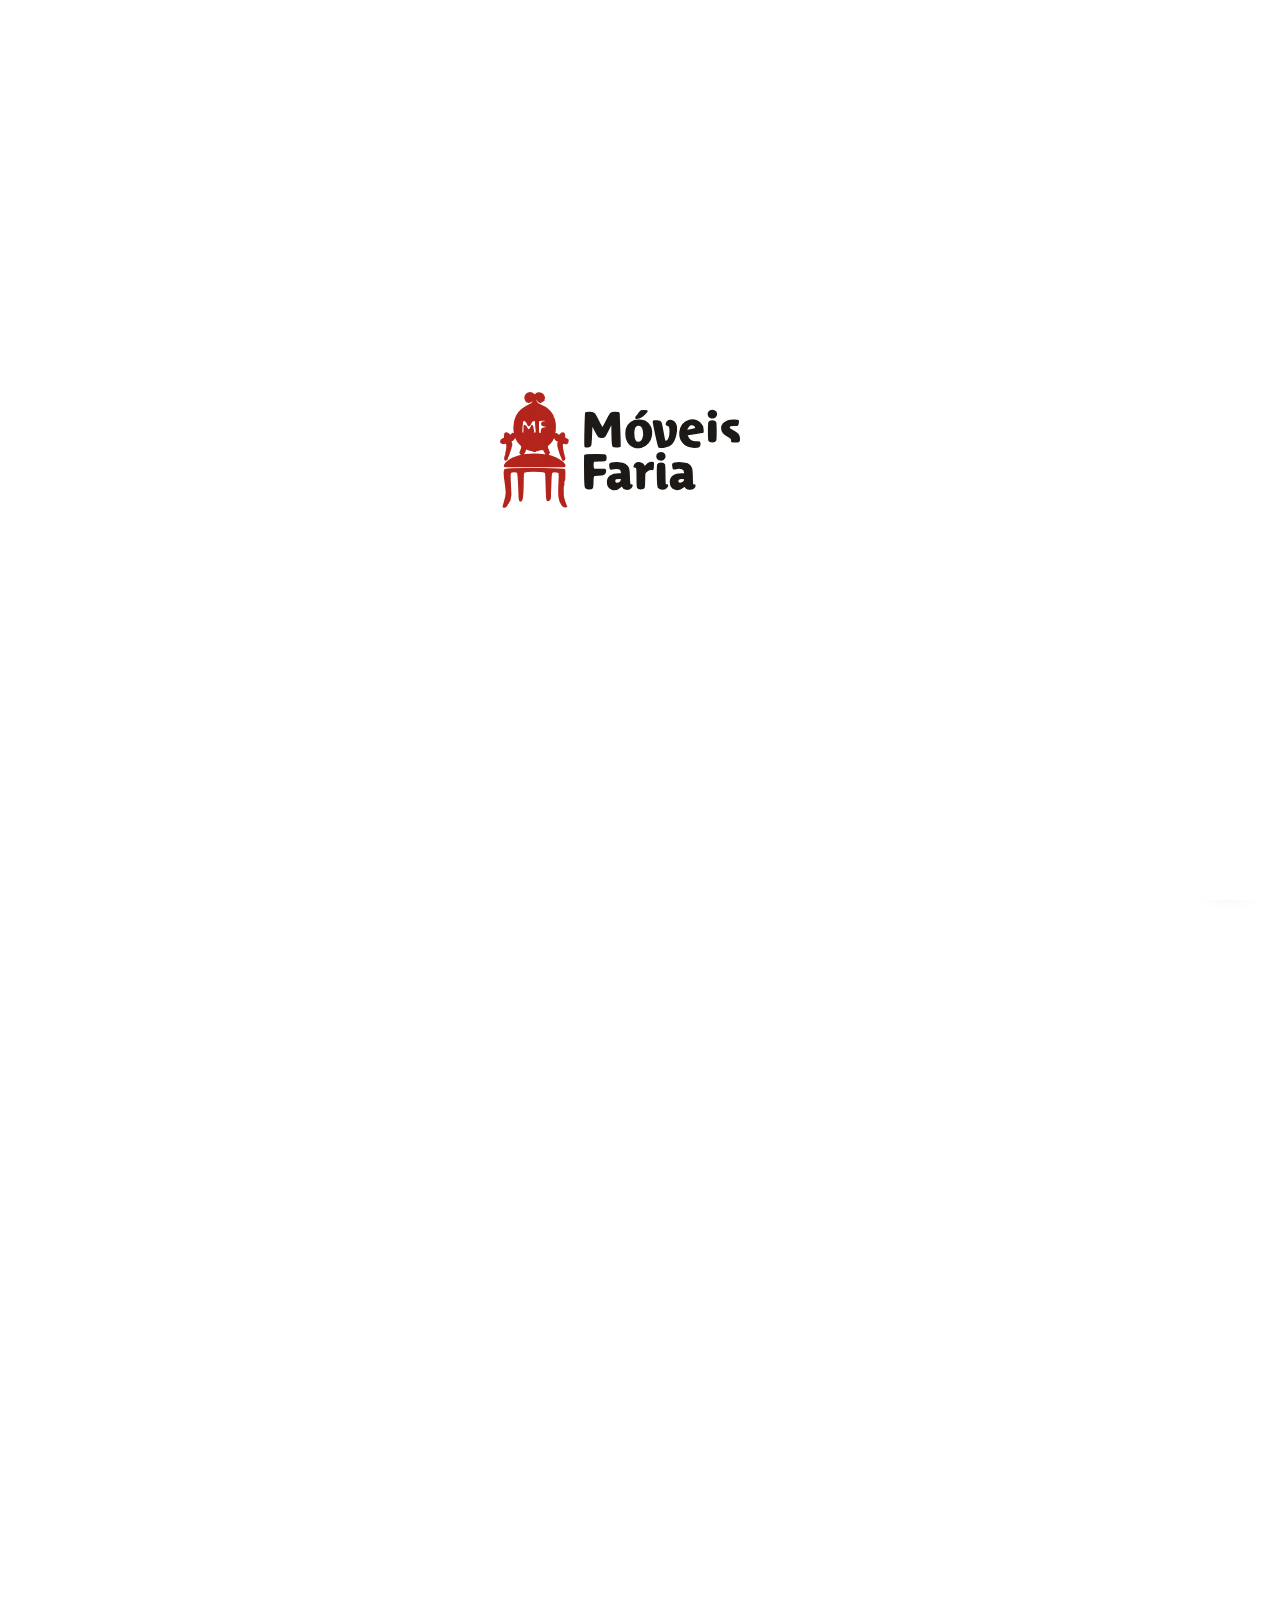
<file: index.html>
<!DOCTYPE html>
<html lang="pt-BR">
<head>
<meta charset="utf-8">
<meta name="viewport" content="width=device-width, initial-scale=1">
<title>Móveis Faria — Móveis rústicos em Tiradentes, MG</title>
<meta name="description" content="Móveis rústicos que unem a beleza natural da madeira a peças pensadas para casas, áreas gourmet, pousadas e outros ambientes. Atendimento na região de Tiradentes, Minas Gerais.">
<link rel="preconnect" href="https://fonts.googleapis.com">
<link rel="stylesheet" href="css/style.css">
<script src="js/gsap.min.js"></script>
<script>
  // Trava o scroll e evita flash de conteúdo enquanto o preloader decide
  // se vai animar. Roda de forma síncrona (antes da 1ª pintura) e nunca
  // fica presa: se o JS parar por aqui, o resto da página nunca chegou
  // a ser bloqueado de verdade (o bloqueio real é feito por CSS abaixo).
  //
  // O preloader só deve tocar 1x por sessão do navegador -- se a pessoa
  // já viu a Home e navega de volta pra ela (ex.: do Catálogo, clicando
  // em "Móveis"), não faz sentido travar o scroll de novo pra uma
  // animação que não vai nem rodar (ver js/preloader.js).
  try {
    if (!sessionStorage.getItem('mfPreloaderPlayed')) {
      document.documentElement.classList.add('is-loading');
    }
  } catch (e) {
    document.documentElement.classList.add('is-loading');
  }
</script>
</head>
<body>

<noscript><style>#preloader{display:none!important;} html.is-loading{overflow:visible!important;height:auto!important;}</style></noscript>

<div id="preloader" role="presentation" aria-hidden="true">
  <svg id="preloader-logo" viewBox="0 0 668 304" xmlns="http://www.w3.org/2000/svg">
    <path class="pl-path" d="M 85.030 25.230 C 80.811 27.449, 77.769 32.947, 78.519 36.995 C 79.157 40.432, 81.837 44.496, 82.819 43.515 C 83.092 43.241, 83.914 43.514, 84.645 44.121 C 85.399 44.746, 86.738 44.888, 87.737 44.448 C 88.707 44.022, 89.854 43.634, 90.286 43.586 C 92.160 43.381, 92.752 40.489, 92.081 34.812 C 91.986 34.008, 88.115 34.153, 88.188 34.958 C 88.370 36.967, 87.797 38, 86.500 38 C 84.682 38, 84.543 34.139, 86.285 32 C 90.818 26.435, 97.303 35.243, 95.550 44.583 C 94.951 47.780, 94.265 48.431, 89.189 50.618 C 72.339 57.879, 64.982 64.160, 59.300 76.133 C 49.492 96.801, 53.050 124.719, 67.226 138.310 C 72.791 143.646, 72.787 143.428, 67.535 156.173 C 66.444 158.818, 70.493 162.342, 73.051 160.973 C 74.154 160.383, 74.821 159.519, 74.534 159.055 C 74.247 158.590, 74.712 157.941, 75.569 157.612 C 76.426 157.283, 76.847 156.561, 76.504 156.007 C 76.162 155.453, 76.344 155, 76.910 155 C 77.475 155, 77.678 154.325, 77.362 153.500 C 77.045 152.675, 77.311 152, 77.952 152 C 78.593 152, 78.854 151.573, 78.531 151.050 C 78.208 150.528, 78.857 149.612, 79.972 149.015 C 81.087 148.418, 82 148.310, 82 148.776 C 82 149.644, 91.183 152.440, 94.160 152.479 C 95.072 152.490, 96.160 152.838, 96.576 153.250 C 97.733 154.396, 102 154.143, 102 152.928 C 102 152.339, 103.013 151.988, 104.250 152.148 C 105.487 152.307, 107.132 152.045, 107.904 151.565 C 108.677 151.084, 110.329 150.579, 111.576 150.442 C 112.823 150.305, 115.187 149.898, 116.829 149.537 C 119.573 148.935, 119.872 149.142, 120.520 152.093 C 120.908 153.860, 122.413 156.435, 123.863 157.816 C 125.313 159.197, 125.825 159.995, 125 159.589 C 124.175 159.184, 124.374 159.560, 125.441 160.426 C 127.869 162.395, 128.430 162.392, 130.084 160.399 C 131.784 158.350, 132.137 156, 130.745 156 C 130.152 156, 129.930 155.737, 130.252 155.415 C 131.050 154.617, 129.020 149, 127.934 149 C 127.455 149, 127.322 148.325, 127.638 147.500 C 127.955 146.675, 127.700 146, 127.072 146 C 126.266 146, 126.224 145.449, 126.930 144.131 C 127.480 143.104, 127.720 141.979, 127.465 141.631 C 127.209 141.284, 127.240 141.165, 127.533 141.367 C 127.827 141.568, 129.694 140.106, 131.683 138.117 C 133.673 136.127, 135.120 134.407, 134.900 134.293 C 134.680 134.179, 135.400 133.358, 136.500 132.469 C 137.600 131.579, 137.825 131.143, 137 131.500 C 136.175 131.857, 136.374 131.440, 137.441 130.574 C 138.509 129.708, 138.959 128.993, 138.441 128.985 C 137.924 128.976, 138.092 128.594, 138.816 128.135 C 139.541 127.675, 140.259 126.670, 140.413 125.900 C 140.567 125.130, 141.215 123.225, 141.853 121.666 C 142.492 120.107, 142.783 118.458, 142.501 118.001 C 142.219 117.545, 142.431 117.020, 142.972 116.835 C 144.842 116.198, 145.727 92.528, 144.012 89 C 143.597 88.146, 143.311 86.588, 143.152 84.321 C 143.069 83.123, 142.317 81.460, 141.482 80.625 C 140.647 79.790, 140.063 78.746, 140.184 78.304 C 140.669 76.534, 135.488 68.339, 130.653 63.227 C 125.032 57.284, 122.902 55.963, 112.500 51.973 C 102.834 48.265, 99.815 42.481, 103.903 35.500 C 107.268 29.752, 114 29.883, 114 35.696 C 114 37.501, 113.539 38.051, 112.250 37.785 C 111.287 37.586, 110.547 36.744, 110.605 35.914 C 110.784 33.355, 107.072 33.865, 106.413 36.490 C 105.554 39.913, 106.676 42.531, 109.566 43.848 C 112.588 45.225, 114.327 45.338, 113.566 44.107 C 113.262 43.615, 114.136 42.932, 115.507 42.588 C 116.878 42.243, 118 41.494, 118 40.922 C 118 40.350, 118.520 40.203, 119.155 40.595 C 119.885 41.047, 120.037 40.869, 119.568 40.111 C 119.161 39.452, 119.367 38.263, 120.026 37.469 C 120.718 36.635, 120.902 35.281, 120.461 34.263 C 120.041 33.293, 119.570 31.864, 119.414 31.087 C 118.114 24.631, 107.488 22.242, 102.277 27.234 C 99.423 29.969, 99.423 29.969, 96.908 27.453 C 93.906 24.451, 88.452 23.430, 85.030 25.230 M 88.500 59.527 C 87.400 60.253, 85.643 60.993, 84.597 61.173 C 83.550 61.353, 81.750 62.268, 80.597 63.207 C 73.146 69.271, 68.937 73.044, 68.870 73.720 C 68.827 74.149, 67.749 76.300, 66.474 78.500 C 62.003 86.220, 58.590 107.923, 61.405 110.738 C 61.732 111.065, 62 112.046, 62.001 112.917 C 62.002 115.433, 67.733 126.870, 71.254 131.380 C 84.884 148.844, 111.402 149.725, 126.096 133.202 C 146.448 110.315, 140.389 74.161, 114.030 61.216 C 107.588 58.052, 92.275 57.039, 88.500 59.527 M 92.251 60.545 C 64.374 68.052, 53.215 101.845, 70.163 127.433 C 73.457 132.405, 82.112 139.589, 85.500 140.162 C 86.600 140.348, 87.802 140.919, 88.172 141.432 C 88.969 142.538, 106.619 142.964, 109.500 141.946 C 110.600 141.558, 111.910 141.226, 112.410 141.209 C 112.911 141.193, 113.721 140.464, 114.210 139.590 C 114.699 138.715, 115.782 138, 116.616 138 C 119.791 138, 129.379 128.755, 130.210 124.892 C 130.370 124.153, 131.067 122.938, 131.759 122.193 C 132.452 121.448, 132.786 120.463, 132.503 120.005 C 132.219 119.546, 132.427 119.020, 132.964 118.835 C 133.502 118.651, 134.067 117.375, 134.221 116 C 134.374 114.625, 134.847 113.243, 135.271 112.928 C 136.699 111.869, 137.228 99.550, 136.104 93.537 C 132.848 76.118, 121.194 63.518, 105.201 60.124 C 98.822 58.771, 98.842 58.770, 92.251 60.545 M 71.064 96.797 C 69.500 110.861, 70.072 115, 73.579 115 C 75.887 115, 76.007 114.685, 76.142 108.250 C 76.220 104.537, 76.307 100.487, 76.336 99.250 C 76.365 98.013, 76.586 97, 76.827 97 C 77.613 97, 81.157 101.434, 82.621 104.250 C 84.568 107.993, 87.562 107.789, 89.955 103.750 C 91.015 101.963, 92.331 99.985, 92.881 99.357 C 93.430 98.728, 93.686 97.936, 93.448 97.598 C 93.211 97.260, 93.449 97.333, 93.977 97.761 C 94.506 98.188, 95.178 100.780, 95.471 103.519 C 96.643 114.475, 96.847 115, 99.932 115 C 103.359 115, 104.024 112.383, 102.897 103.344 C 102.497 100.130, 102.131 94.688, 102.084 91.250 C 102 85, 102 85, 98.367 85 C 94.303 85, 91.206 87.720, 90.340 92.051 C 89.822 94.641, 85.856 98.043, 85.285 96.386 C 83.177 90.267, 78.728 85, 75.668 85 C 72.375 85, 72.375 85, 71.064 96.797 M 107.567 87.250 C 107.172 89.138, 107.418 111.918, 107.858 114.250 C 107.936 114.662, 109.575 115, 111.500 115 C 114.890 115, 115.496 114.330, 115.038 111.088 C 114.413 106.666, 116.113 103, 118.795 102.986 C 122.969 102.965, 125.803 101.956, 126.454 100.258 C 127.275 98.119, 126.853 97.886, 120.827 97.149 C 116.364 96.603, 115.537 96.183, 115.609 94.500 C 115.852 88.877, 115.719 89, 121.500 89 C 126.333 89, 127 88.758, 127 87 C 127 83.710, 108.258 83.951, 107.567 87.250 M 33.667 114.667 C 33.300 115.033, 33 117.685, 33 120.558 C 33 125.312, 32.772 125.840, 30.475 126.417 C 26.361 127.449, 23.581 130.782, 25.183 132.759 C 26.300 134.138, 26.273 134.258, 25 133.551 C 23.803 132.887, 23.825 133.065, 25.108 134.432 C 26.786 136.219, 31.718 137.265, 32.500 135.999 C 32.749 135.597, 34.088 135.485, 35.476 135.751 C 38.526 136.334, 38.987 145.069, 36.514 155.425 C 35.736 158.684, 35.309 161.691, 35.566 162.106 C 35.823 162.522, 35.626 163.113, 35.130 163.420 C 33.901 164.179, 32.817 170.359, 33.569 172.319 C 34.058 173.593, 34.541 173.679, 36.024 172.753 C 37.040 172.119, 37.648 171.240, 37.376 170.800 C 37.104 170.360, 37.344 170, 37.910 170 C 38.475 170, 38.700 169.383, 38.411 168.629 C 38.122 167.875, 38.618 166.525, 39.514 165.629 C 40.410 164.733, 40.796 164, 40.371 164 C 39.947 164, 40.105 163.495, 40.722 162.878 C 41.339 162.261, 41.606 161.136, 41.315 160.378 C 41.024 159.620, 41.311 159, 41.952 159 C 42.593 159, 42.809 158.500, 42.431 157.888 C 42.053 157.277, 42.240 156.470, 42.847 156.094 C 43.454 155.719, 44.074 154.307, 44.225 152.956 C 44.376 151.605, 44.831 150.252, 45.237 149.949 C 45.642 149.646, 46.131 147.957, 46.324 146.195 C 46.517 144.434, 46.973 142.694, 47.337 142.329 C 48.313 141.353, 48.144 136, 47.138 136 C 46.171 136, 46.433 131.726, 47.507 129.989 C 47.889 129.370, 48.830 129.105, 49.598 129.399 C 51.011 129.941, 55 123.513, 55 120.693 C 55 119.354, 51.771 115, 50.779 115 C 50.511 115, 49.021 116.178, 47.467 117.618 C 44.642 120.237, 44.642 120.237, 42.071 117.109 C 39.636 114.148, 35.413 112.920, 33.667 114.667 M 157.032 116.955 C 154.720 120.201, 153.216 120.073, 149.449 116.306 C 147.840 114.697, 147.635 114.732, 145.871 116.911 C 143.868 119.385, 143.304 125, 145.059 125 C 145.641 125, 145.877 125.390, 145.583 125.866 C 144.953 126.884, 147.840 129.698, 150 130.171 C 152.380 130.693, 152.837 132.008, 151.862 135.538 C 151.287 137.618, 151.341 140.608, 152.008 143.665 C 153.284 149.512, 158.061 164.303, 158.899 165 C 159.230 165.275, 159.648 166.175, 159.828 167 C 160.008 167.825, 160.851 169.972, 161.702 171.771 C 163.129 174.792, 163.351 174.907, 164.592 173.271 C 166.033 171.372, 166.399 168.732, 165.365 167.698 C 165.015 167.349, 164.580 165.397, 164.397 163.360 C 164.214 161.324, 163.585 159.362, 162.999 158.999 C 162.412 158.637, 162.203 157.634, 162.534 156.771 C 162.865 155.908, 162.675 154.917, 162.112 154.569 C 161.548 154.221, 161.333 153.297, 161.632 152.516 C 161.932 151.735, 161.844 150.557, 161.437 149.899 C 161.031 149.240, 160.630 146.059, 160.547 142.828 C 160.399 137.076, 160.459 136.938, 163.448 136.146 C 165.127 135.701, 166.650 135.711, 166.833 136.168 C 167.017 136.626, 168.281 137, 169.642 137 C 171.050 137, 171.849 136.565, 171.496 135.993 C 171.153 135.439, 171.514 134.740, 172.298 134.439 C 173.519 133.971, 173.730 132.509, 173.128 128.691 C 173.057 128.246, 172.550 128.160, 172 128.500 C 171.450 128.840, 171 128.615, 171 128 C 171 127.385, 170.550 127.160, 170 127.500 C 169.450 127.840, 169 127.641, 169 127.059 C 169 126.477, 168.325 126, 167.500 126 C 166.032 126, 165.860 125.281, 165.601 118.064 C 165.422 113.082, 160.265 112.415, 157.032 116.955 M 79.500 162.127 C 70.641 163.234, 56.399 167.258, 50.172 170.413 C 39.924 175.606, 29.986 185.637, 33.151 187.594 C 34.655 188.523, 164.333 188.530, 165.836 187.601 C 167.355 186.663, 165.211 182.476, 161.339 178.817 C 154.485 172.341, 137.897 164.892, 127.015 163.404 C 125.082 163.139, 120.800 162.528, 117.500 162.046 C 109.910 160.936, 88.670 160.982, 79.500 162.127 M 48.650 193.672 C 38.529 193.954, 34.422 194.435, 33.400 195.457 C 31.440 197.417, 31.619 206.111, 33.915 220.500 C 37.838 245.078, 37.545 252.900, 32.115 268.654 C 30.546 273.205, 29.504 277.170, 29.798 277.465 C 31.783 279.450, 37.165 276.486, 37.656 273.137 C 37.784 272.267, 38.581 271.048, 39.429 270.429 C 40.276 269.809, 40.740 269.073, 40.460 268.794 C 40.181 268.514, 40.611 267.738, 41.416 267.069 C 42.222 266.401, 42.606 265.138, 42.271 264.263 C 41.842 263.146, 42.041 262.907, 42.937 263.461 C 43.883 264.046, 44.040 263.700, 43.540 262.125 C 43.113 260.781, 43.297 260, 44.041 260 C 44.796 260, 44.992 259.105, 44.589 257.500 C 44.202 255.958, 44.387 255, 45.072 255 C 45.851 255, 46.017 251.794, 45.628 244.250 C 43.399 201.035, 43.444 200.348, 48.563 199.646 C 57.115 198.474, 59.837 198.815, 61.380 201.250 C 62.686 203.311, 64.425 227.584, 65.281 255.700 C 65.548 264.491, 67.026 266.645, 70.135 262.781 C 72.468 259.882, 73.175 250.217, 73.395 218.250 C 73.453 209.863, 73.787 203, 74.139 203 C 74.490 203, 74.715 202.213, 74.639 201.250 C 74.533 199.912, 75.148 199.568, 77.250 199.788 C 78.763 199.946, 80 199.646, 80 199.121 C 80 197.749, 112.466 197.874, 118.326 199.269 C 120.981 199.900, 123.534 201.130, 124.001 202.001 C 124.467 202.873, 125.174 216.494, 125.572 232.272 C 126.371 263.898, 126.795 265.933, 131.858 262.387 C 133.760 261.055, 134.090 259.946, 134.010 255.157 C 133.958 252.046, 134.141 244.550, 134.417 238.500 C 134.692 232.450, 135.112 222.160, 135.350 215.633 C 135.945 199.361, 136.582 198.509, 147.403 199.523 C 155.302 200.263, 155.302 200.263, 154.401 218.382 C 152.547 255.659, 153.481 263.462, 161.049 273.909 C 163.516 277.314, 164.551 277.990, 167.017 277.802 C 169.671 277.600, 171.459 276, 169.031 276 C 168.499 276, 168.322 275.325, 168.638 274.500 C 168.955 273.675, 168.689 273, 168.048 273 C 167.407 273, 167.131 272.598, 167.434 272.106 C 167.738 271.615, 167.232 269.477, 166.309 267.356 C 165.387 265.235, 164.735 262.938, 164.860 262.250 C 164.985 261.563, 164.632 261, 164.075 261 C 163.518 261, 163.314 260.347, 163.620 259.548 C 163.926 258.749, 163.808 257.512, 163.357 256.798 C 162.326 255.165, 162.018 229.893, 163.037 230.523 C 163.752 230.965, 163.893 229.646, 163.924 222.250 C 163.931 220.463, 164.369 219, 164.898 219 C 165.426 219, 165.855 217.537, 165.852 215.750 C 165.849 213.963, 165.994 208.900, 166.173 204.500 C 166.397 199.019, 166.101 196.079, 165.233 195.162 C 163.937 193.793, 81.943 192.745, 48.650 193.672" fill="#B3241C" fill-rule="evenodd" stroke="#B3241C"/>
    <path class="pl-path" d="M 491.020 64.244 C 483.897 67.964, 485.441 78.104, 493.305 79.258 C 499.671 80.192, 504 76.699, 504 70.627 C 504 65.634, 495.943 61.672, 491.020 64.244 M 332.937 68.592 C 331.199 71.118, 328.474 74.668, 326.881 76.482 C 323.251 80.617, 324.709 81.481, 332.089 79.567 C 336.355 78.460, 338.497 76.986, 344.370 71.113 C 351.483 64, 351.483 64, 343.789 64 C 336.096 64, 336.096 64, 332.937 68.592 M 213.521 69.250 C 212.611 71.986, 211.003 142.403, 211.832 143.232 C 212.314 143.714, 215.362 143.972, 218.604 143.804 C 224.500 143.500, 224.500 143.500, 225.580 117.500 C 226.174 103.200, 226.736 92.131, 226.830 92.902 C 226.923 93.673, 230.466 100.761, 234.701 108.652 C 242.402 123, 242.402 123, 248.079 123 C 254.911 123, 253.990 124.036, 263.321 105.836 C 267.455 97.770, 271.100 91.433, 271.419 91.752 C 271.739 92.072, 272.002 98.221, 272.004 105.417 C 272.006 112.613, 272.301 124.237, 272.658 131.250 C 273.309 144, 273.309 144, 281.095 144 C 285.378 144, 289.079 143.662, 289.319 143.250 C 289.559 142.838, 289.160 126.750, 288.431 107.500 C 287.702 88.250, 287.082 71.487, 287.053 70.250 C 287.002 68.087, 286.651 68, 278.010 68 C 269.019 68, 269.019 68, 259.753 86.750 C 250.488 105.500, 250.488 105.500, 244.727 94 C 231.260 67.115, 232.019 68, 222.435 68 C 216.525 68, 213.811 68.381, 213.521 69.250 M 321.882 86.321 C 308.907 91.170, 303 99.968, 303 114.444 C 303 135.982, 317.159 149.015, 336.251 145.052 C 361.816 139.744, 368.410 99.544, 345.643 87.793 C 340.442 85.109, 327.304 84.295, 321.882 86.321 M 442.365 86.089 C 431.506 89.236, 423.872 99.576, 423.164 112.095 C 422.063 131.590, 435.057 145, 455.050 145 C 465.387 145, 467 144.090, 467 138.255 C 467 133.461, 467 133.461, 459.750 133.806 C 449.682 134.286, 444.674 131.636, 440.589 123.667 C 438.988 120.544, 437.895 117.772, 438.160 117.507 C 438.527 117.140, 471.598 112, 473.593 112 C 474.684 112, 473.811 101.483, 472.449 98.218 C 468.102 87.794, 454.877 82.463, 442.365 86.089 M 530.183 86.833 C 511.579 93.499, 511.808 111.316, 530.624 121.064 C 537.730 124.746, 539.501 126.870, 538.566 130.593 C 537.966 132.984, 538.015 133, 545.874 133 C 554.593 133, 555 132.705, 555 126.386 C 555 118.613, 551.429 114.590, 538.226 107.492 C 527.584 101.770, 530.726 95.546, 543.948 96.155 C 551.439 96.500, 551.439 96.500, 552.264 91.627 C 552.717 88.947, 552.900 86.567, 552.671 86.337 C 551.071 84.738, 535.044 85.091, 530.183 86.833 M 395.576 88.333 C 392.122 91.787, 392.068 96, 395.477 96 C 399.724 96, 401.501 100.125, 401.490 109.956 C 401.475 123.594, 396.786 133.673, 390.848 132.832 C 388.601 132.514, 388.329 131.522, 384.526 109.750 C 380.552 87, 380.552 87, 372.276 87 C 367.724 87, 364.005 87.338, 364.010 87.750 C 364.073 92.381, 375.032 143.406, 376.110 144.089 C 381.645 147.594, 398.395 143.588, 404.178 137.376 C 413.067 127.830, 417.774 103.198, 412.615 93.223 C 408.973 86.179, 400.237 83.672, 395.576 88.333 M 487 110 C 487 133, 487 133, 495 133 C 503 133, 503 133, 503 110 C 503 87, 503 87, 495 87 C 487 87, 487 87, 487 110 M 446.500 94.716 C 442.498 95.684, 435.985 105.666, 438.184 107.459 C 439.356 108.415, 459 104.467, 459 103.276 C 459 100.624, 456.125 96.378, 453.528 95.195 C 450.816 93.959, 449.890 93.896, 446.500 94.716 M 329 95.801 C 315.669 97.833, 316.974 135, 330.376 135 C 339.489 135, 345.028 122.085, 342.055 107.766 C 340.235 99, 335.641 94.790, 329 95.801 M 376.400 158.416 C 370.001 161.226, 370.345 170.530, 376.933 172.827 C 383.370 175.071, 389.463 171.352, 389.291 165.285 C 389.115 159.072, 382.695 155.651, 376.400 158.416 M 211.456 163.254 C 211.191 163.944, 211.093 180.932, 211.237 201.004 C 211.500 237.500, 211.500 237.500, 220 237.500 C 228.500 237.500, 228.500 237.500, 228.776 222.335 C 229.051 207.171, 229.051 207.171, 240.614 206.835 C 253.708 206.456, 256.998 204.620, 257.002 197.694 C 257.003 194.500, 257.003 194.500, 243.002 194.803 C 229 195.105, 229 195.105, 229 185.053 C 229 175, 229 175, 243.500 175 C 258 175, 258 175, 258 168.500 C 258 162, 258 162, 234.969 162 C 217.423 162, 211.823 162.299, 211.456 163.254 M 356 179.722 C 352.849 180.906, 348.711 184.416, 345.911 188.281 C 343.463 191.661, 343 191.950, 343 190.100 C 343 179.479, 326.502 176.018, 322.085 185.712 C 320.627 188.914, 320.659 189, 323.300 189 C 327.807 189, 328 190.052, 328 214.591 C 328 237.783, 328 237.783, 335.750 237.641 C 343.500 237.500, 343.500 237.500, 343.773 219.820 C 344.046 202.139, 344.046 202.139, 347.273 199.418 C 351.621 195.752, 356.786 193.707, 360.050 194.360 C 362.734 194.897, 362.740 194.884, 363.262 187.699 C 363.550 183.739, 363.582 180.162, 363.334 179.750 C 362.819 178.895, 358.246 178.878, 356 179.722 M 271.122 181.138 C 266.744 182.168, 266.744 182.168, 267.404 187.783 C 268.194 194.502, 268.048 194.312, 271.426 193.028 C 272.913 192.463, 277.190 192, 280.930 192 C 289.776 192, 292.639 193.988, 293.156 200.493 C 293.514 205, 293.514 205, 286.439 205 C 270.479 205, 261.998 211.138, 262.002 222.684 C 262.007 238.424, 277.720 244.476, 289.933 233.441 C 293.971 229.793, 293.971 229.793, 294.881 232.188 C 297.484 239.033, 307.973 240.755, 313.486 235.241 C 316.488 232.239, 316.897 228.953, 314.180 229.663 C 310.854 230.533, 310.228 227.863, 309.800 211 C 309.302 191.335, 308.124 187.915, 300.265 183.310 C 294.937 180.187, 279.920 179.068, 271.122 181.138 M 411.167 181.129 C 406.833 182.151, 406.833 182.151, 407.531 187.325 C 408.430 193.995, 408.450 194.018, 412.257 192.926 C 424.636 189.376, 434 193.304, 434 202.047 C 434 205, 434 205, 426.682 205 C 410.506 205, 401.953 211.179, 402.022 222.815 C 402.114 238.194, 417.298 244.060, 430.320 233.747 C 433.333 231.360, 434.469 230.908, 434.819 231.958 C 437.097 238.790, 450.322 240.662, 454.471 234.739 C 456.484 231.864, 456.494 228.873, 454.487 229.643 C 450.698 231.097, 450.002 228.405, 449.956 212.128 C 449.898 191.440, 448.454 187.375, 439.500 182.698 C 434.859 180.273, 418.615 179.374, 411.167 181.129 M 373.203 206.897 C 373.476 230.739, 373.651 232.961, 375.409 234.901 C 379.950 239.915, 389.524 239.372, 393.369 233.883 C 395.498 230.844, 395.500 228.594, 393.373 229.410 C 389.371 230.946, 389 228.825, 389 204.378 C 389 181, 389 181, 380.953 181 C 372.905 181, 372.905 181, 373.203 206.897 M 280.280 215.020 C 277.556 216.116, 276.365 220.311, 277.852 223.574 C 280.606 229.618, 293 224.576, 293 217.411 C 293 214, 293 214, 287.750 214.063 C 284.863 214.098, 281.501 214.529, 280.280 215.020 M 419.504 216.405 C 416.594 219.315, 416.414 220.718, 418.557 223.777 C 422.147 228.903, 434.420 223.992, 433.808 217.675 C 433.505 214.553, 433.404 214.495, 427.754 214.200 C 422.738 213.939, 421.691 214.219, 419.504 216.405" fill="#1C1916" fill-rule="evenodd" stroke="#1C1916"/>
  </svg>
</div>

<div style="background:#FFFFFF;color:#1C1916;font-family:'Manrope',sans-serif;overflow-x:hidden;position:relative;width:100%;">

<header id="topo" style="position:fixed;top:0;left:0;right:0;z-index:1000;">
  <div class="header-bg" style="position:absolute;inset:0;"></div>
  <div style="position:relative;max-width:1320px;margin:0 auto;padding:16px clamp(20px,5vw,48px);display:flex;align-items:center;justify-content:space-between;gap:24px;">
    <a href="#topo" style="display:inline-flex;align-items:center;">
      <img src="assets/img/logo.png" alt="Móveis Faria" class="header-logo-img" style="height:56px;width:auto;display:block;">
    </a>
    <nav class="nav-desktop" style="align-items:center;gap:34px;">
      <a class="nav-link" href="#hero" style="font-family:'Manrope',sans-serif;font-size:14px;font-weight:600;letter-spacing:0.02em;text-decoration:none;">Início</a>
      <a class="nav-link" href="#categorias" style="font-family:'Manrope',sans-serif;font-size:14px;font-weight:600;letter-spacing:0.02em;text-decoration:none;">Móveis</a>
      <a class="nav-link" href="catalogo.html" style="font-family:'Manrope',sans-serif;font-size:14px;font-weight:600;letter-spacing:0.02em;text-decoration:none;">Catálogo</a>
      <a class="nav-link" href="#ambientes" style="font-family:'Manrope',sans-serif;font-size:14px;font-weight:600;letter-spacing:0.02em;text-decoration:none;">Ambientes</a>
      <a class="nav-link" href="#sobmedida" style="font-family:'Manrope',sans-serif;font-size:14px;font-weight:600;letter-spacing:0.02em;text-decoration:none;">Sob medida</a>
      <a class="nav-link" href="#sobre" style="font-family:'Manrope',sans-serif;font-size:14px;font-weight:600;letter-spacing:0.02em;text-decoration:none;">Sobre</a>
      <a class="nav-link" href="#localizacao" style="font-family:'Manrope',sans-serif;font-size:14px;font-weight:600;letter-spacing:0.02em;text-decoration:none;">Contato</a>
    </nav>
    <div style="display:flex;align-items:center;gap:14px;">
      <a class="nav-desktop btn-fill-dark" href="https://wa.me/5532998381286?text=Ol%C3%A1!%20Conheci%20voc%C3%AAs%20pelo%20site%20e%20gostaria%20de%20saber%20mais%20sobre%20os%20m%C3%B3veis." target="_blank" rel="noopener" style="align-items:center;gap:8px;font-family:'Manrope',sans-serif;font-size:14px;font-weight:600;padding:12px 22px;border-radius:7px;text-decoration:none;transition:background .3s ease;">
        <svg width="16" height="16" viewBox="0 0 24 24" fill="none"><path d="M12 2a10 10 0 0 0-8.6 15L2 22l5.2-1.4A10 10 0 1 0 12 2Z" stroke="currentColor" stroke-width="1.6"></path><path d="M8.5 8.7c.2-.5.5-.5.7-.5h.5c.2 0 .4 0 .6.4l.8 1.7c.1.2 0 .4-.1.6l-.5.6c-.1.2-.1.3 0 .5.3.6 1 1.4 1.7 1.9.2.1.4.1.5 0l.6-.5c.2-.1.4-.2.6-.1l1.7.8c.3.1.3.3.3.5v.5c0 .3 0 .6-.5.9-.6.4-1.4.5-2.1.3-1.5-.4-3-1.4-4.1-2.6-1.1-1.2-2-2.7-2.3-4.2-.1-.6 0-1.3.4-1.8Z" fill="currentColor"></path></svg>
        Falar no WhatsApp
      </a>
      <button id="menu-toggle-btn" class="nav-mobile-toggle icon-adaptive" aria-label="Abrir menu" style="width:44px;height:44px;align-items:center;justify-content:center;background:transparent;border:none;cursor:pointer;">
        <svg width="22" height="16" viewBox="0 0 22 16"><rect width="22" height="2" fill="currentColor"></rect><rect y="7" width="22" height="2" fill="currentColor"></rect><rect y="14" width="22" height="2" fill="currentColor"></rect></svg>
      </button>
    </div>
  </div>
</header>

<div id="mobile-menu" class="mobile-menu mobile-menu-bg" style="position:fixed;inset:0;z-index:1100;flex-direction:column;">
  <div style="display:flex;justify-content:space-between;align-items:center;padding:16px clamp(20px,5vw,48px);position:relative;">
    <div style="background:#FFFFFF;padding:8px 12px;border-radius:6px;display:inline-flex;">
      <img src="assets/img/logo.png" alt="Móveis Faria" style="height:44px;width:auto;display:block;">
    </div>
    <button id="menu-close-btn" aria-label="Fechar menu" style="width:44px;height:44px;background:transparent;border:none;cursor:pointer;color:#FFFFFF;position:relative;">
      <svg width="22" height="22" viewBox="0 0 22 22"><line x1="2" y1="2" x2="20" y2="20" stroke="currentColor" stroke-width="2"></line><line x1="20" y1="2" x2="2" y2="20" stroke="currentColor" stroke-width="2"></line></svg>
    </button>
  </div>
  <nav class="mobile-nav-list" style="flex:1;display:flex;flex-direction:column;justify-content:center;padding:0 clamp(28px,8vw,48px);position:relative;overflow-y:auto;">
    <a class="mobile-nav-item" href="#hero"><span class="mobile-nav-num">01</span>Início<span class="arrow">&rarr;</span></a>
    <a class="mobile-nav-item" href="#categorias"><span class="mobile-nav-num">02</span>Móveis<span class="arrow">&rarr;</span></a>
    <a class="mobile-nav-item" href="catalogo.html"><span class="mobile-nav-num">03</span>Catálogo<span class="arrow">&rarr;</span></a>
    <a class="mobile-nav-item" href="#ambientes"><span class="mobile-nav-num">04</span>Ambientes<span class="arrow">&rarr;</span></a>
    <a class="mobile-nav-item" href="#sobmedida"><span class="mobile-nav-num">05</span>Sob medida<span class="arrow">&rarr;</span></a>
    <a class="mobile-nav-item" href="#sobre"><span class="mobile-nav-num">06</span>Sobre<span class="arrow">&rarr;</span></a>
    <a class="mobile-nav-item" href="#localizacao"><span class="mobile-nav-num">07</span>Contato<span class="arrow">&rarr;</span></a>
    <a href="https://wa.me/5532998381286?text=Ol%C3%A1!%20Conheci%20voc%C3%AAs%20pelo%20site%20e%20gostaria%20de%20saber%20mais%20sobre%20os%20m%C3%B3veis." target="_blank" rel="noopener" style="margin-top:28px;display:inline-flex;align-items:center;justify-content:center;gap:10px;background:#FFFFFF;color:#1C1916;font-family:'Manrope',sans-serif;font-weight:700;font-size:15px;padding:16px 28px;border-radius:7px;text-decoration:none;">Falar no WhatsApp</a>
  </nav>
</div>

<a class="fab" href="https://wa.me/5532998381286?text=Ol%C3%A1!%20Conheci%20voc%C3%AAs%20pelo%20site%20e%20gostaria%20de%20saber%20mais%20sobre%20os%20m%C3%B3veis." target="_blank" rel="noopener" aria-label="Falar no WhatsApp" style="position:fixed;bottom:22px;right:22px;z-index:900;width:56px;height:56px;border-radius:50%;color:#FFFFFF;display:flex;align-items:center;justify-content:center;box-shadow:0 8px 24px rgba(28,25,22,0.3);text-decoration:none;transition:transform .25s ease,background .25s ease;">
  <svg width="26" height="26" viewBox="0 0 24 24" fill="none"><path d="M12 2a10 10 0 0 0-8.6 15L2 22l5.2-1.4A10 10 0 1 0 12 2Z" stroke="currentColor" stroke-width="1.5"></path><path d="M8.5 8.7c.2-.5.5-.5.7-.5h.5c.2 0 .4 0 .6.4l.8 1.7c.1.2 0 .4-.1.6l-.5.6c-.1.2-.1.3 0 .5.3.6 1 1.4 1.7 1.9.2.1.4.1.5 0l.6-.5c.2-.1.4-.2.6-.1l1.7.8c.3.1.3.3.3.5v.5c0 .3 0 .6-.5.9-.6.4-1.4.5-2.1.3-1.5-.4-3-1.4-4.1-2.6-1.1-1.2-2-2.7-2.3-4.2-.1-.6 0-1.3.4-1.8Z" fill="currentColor"></path></svg>
</a>

<main>

<section id="hero" style="position:relative;min-height:100vh;display:flex;align-items:flex-end;">
  <img src="assets/img/fotos/fachada-loja.jpg" alt="Fachada da loja Móveis Faria" style="position:absolute;inset:0;width:100%;height:100%;object-fit:cover;object-position:center 40%;">
  <div style="position:absolute;inset:0;background:linear-gradient(180deg, rgba(18,15,12,0.15) 0%, rgba(18,15,12,0.7) 100%);"></div>
  <div style="position:absolute;inset:0;background:linear-gradient(90deg, rgba(18,15,12,0.68) 0%, rgba(18,15,12,0.32) 42%, rgba(18,15,12,0) 72%);"></div>
  <div style="position:relative;max-width:1320px;margin:0 auto;padding:0 clamp(20px,5vw,64px) clamp(64px,10vw,110px);width:100%;box-sizing:border-box;">
    <span class="eyebrow hero-anim" style="display:inline-block;color:#E0C8A8;margin-bottom:20px;">Móveis rústicos • Minas Gerais</span>
    <h1 class="hero-anim" style="font-family:'Cormorant Garamond',serif;font-weight:500;font-size:clamp(2.6rem,6vw,5.5rem);line-height:1.05;color:#FFFFFF;max-width:840px;margin:0 0 22px;">Madeira, personalidade e beleza para o seu espaço.</h1>
    <p class="hero-anim" style="font-family:'Manrope',sans-serif;font-size:clamp(16px,1.6vw,18px);line-height:1.7;color:rgba(255,255,255,0.88);max-width:560px;margin:0 0 36px;">Móveis rústicos que unem a beleza natural da madeira a peças pensadas para deixar casas, áreas gourmet, pousadas e outros ambientes mais acolhedores e cheios de personalidade.</p>
    <div class="hero-anim" style="display:flex;flex-wrap:wrap;gap:16px;">
      <a class="btn-fill-light" href="https://wa.me/5532998381286?text=Ol%C3%A1!%20Conheci%20voc%C3%AAs%20pelo%20site%20e%20gostaria%20de%20saber%20mais%20sobre%20os%20m%C3%B3veis." target="_blank" rel="noopener" style="display:inline-flex;align-items:center;gap:10px;font-family:'Manrope',sans-serif;font-size:15px;font-weight:700;padding:16px 30px;border-radius:7px;text-decoration:none;transition:background .3s ease;">Falar pelo WhatsApp</a>
      <a class="btn-outline-light" href="#categorias" style="display:inline-flex;align-items:center;gap:10px;font-family:'Manrope',sans-serif;font-size:15px;font-weight:600;padding:15px 29px;border:1px solid;border-radius:7px;text-decoration:none;transition:background .3s ease,border-color .3s ease;">Conhecer nossos móveis</a>
    </div>
  </div>
</section>

<section id="sobre" class="tex-light" style="position:relative;padding:clamp(56px,8vw,112px) clamp(20px,5vw,64px);background:#F7F3EC;">
  <div style="max-width:1320px;margin:0 auto;display:grid;grid-template-columns:repeat(auto-fit,minmax(min(380px,100%),1fr));gap:clamp(32px,6vw,96px);align-items:center;">
    <div data-reveal="">
      <span class="eyebrow" style="color:#B3241C;margin:0 0 18px;">01 / Sobre</span>
      <h2 style="font-family:'Cormorant Garamond',serif;font-weight:500;font-size:clamp(30px,4.2vw,52px);line-height:1.1;color:#1C1916;margin:0 0 28px;">Móveis que fazem parte do ambiente</h2>
      <p style="font-family:'Manrope',sans-serif;font-size:17px;line-height:1.8;color:rgba(28,25,22,0.75);margin:0 0 16px;">Acreditamos que um móvel vai muito além da sua função. A escolha da madeira, dos detalhes e do acabamento pode transformar completamente a sensação de um espaço.</p>
      <p style="font-family:'Manrope',sans-serif;font-size:17px;line-height:1.8;color:rgba(28,25,22,0.75);margin:0 0 16px;">Por isso, trabalhamos com móveis rústicos que valorizam as características naturais da madeira e combinam com diferentes estilos de ambientes — dos mais tradicionais aos contemporâneos.</p>
      <p style="font-family:'Manrope',sans-serif;font-size:17px;line-height:1.8;color:rgba(28,25,22,0.75);margin:0 0 32px;">Estamos na região de Tiradentes, Minas Gerais, atendendo clientes que procuram móveis com presença, personalidade e atenção aos detalhes.</p>
      <a class="btn-outline-dark" href="#categorias" style="display:inline-flex;align-items:center;gap:10px;font-family:'Manrope',sans-serif;font-size:15px;font-weight:600;padding:15px 29px;border:1px solid;border-radius:7px;text-decoration:none;transition:background .3s ease,color .3s ease;">Conheça nosso trabalho</a>
    </div>
    <div data-reveal="" class="ph ph-light arch-top" style="aspect-ratio:4/5;">
      <img src="assets/img/fotos/mesa-veios-textura.jpg" alt="Detalhe do acabamento e veios da madeira" style="width:100%;height:100%;object-fit:cover;display:block;">
      <div class="editorial-caption">
        <span class="num">01 / Móveis Faria</span>
        <span class="cap">Madeira maciça • Minas Gerais</span>
      </div>
    </div>
  </div>
</section>

<section id="categorias" class="tex-dark" style="position:relative;padding:clamp(80px,11vw,168px) clamp(20px,5vw,64px);background:#1C1916;">
  <div style="max-width:1320px;margin:0 auto;">
    <div style="max-width:640px;margin:0 auto clamp(48px,8vw,88px);text-align:center;" data-reveal="">
      <span class="eyebrow" style="color:#F2EFEA;margin:0 0 18px;">02 / Coleção</span>
      <h2 style="font-family:'Cormorant Garamond',serif;font-weight:500;font-size:clamp(30px,4.2vw,52px);line-height:1.1;color:#FFFFFF;margin:0 0 18px;">Encontre a peça certa para o seu espaço</h2>
      <p style="font-family:'Manrope',sans-serif;font-size:17px;line-height:1.7;color:rgba(255,255,255,0.7);margin:0;">Conheça algumas das possibilidades para transformar seu ambiente.</p>
    </div>

    <div data-reveal="" style="display:grid;grid-template-columns:repeat(auto-fit,minmax(min(340px,100%),1fr));gap:clamp(28px,5vw,64px);align-items:center;margin-bottom:clamp(56px,9vw,100px);">
      <div class="ph ph-dark cat-media" style="order:1;aspect-ratio:4/3;">
        <img src="assets/img/fotos/mesa-jantar-ambiente.jpg" alt="Mesa de jantar em madeira maciça" style="width:100%;height:100%;object-fit:cover;display:block;">
      </div>
      <div class="cat-text" style="order:2;">
        <span style="font-family:'Cormorant Garamond',serif;font-style:italic;font-size:clamp(20px,1.8vw,23px);color:#F2EFEA;display:block;margin-bottom:12px;">O ponto de encontro da casa.</span>
        <h3 style="font-family:'Cormorant Garamond',serif;font-weight:500;font-size:clamp(26px,3.6vw,50px);color:#FFFFFF;margin:0 0 18px;">Mesas</h3>
        <p style="font-family:'Manrope',sans-serif;font-size:clamp(16px,1.3vw,17.5px);line-height:1.8;color:rgba(255,255,255,0.72);margin:0 0 28px;max-width:480px;">Mesas rústicas para salas de jantar, cozinhas, varandas, áreas gourmet e outros espaços.</p>
        <a class="link-on-dark link-arrow" href="https://wa.me/5532998381286?text=Ol%C3%A1!%20Gostaria%20de%20saber%20mais%20sobre%20as%20mesas." target="_blank" rel="noopener" style="display:inline-flex;align-items:center;gap:8px;font-family:'Manrope',sans-serif;font-size:clamp(14px,1.1vw,15px);font-weight:600;text-decoration:none;border-bottom:1px solid;padding-bottom:4px;">Consultar modelos <span class="arrow">&rarr;</span></a>
      </div>
    </div>

    <div data-reveal="" style="display:grid;grid-template-columns:repeat(auto-fit,minmax(min(340px,100%),1fr));gap:clamp(28px,5vw,64px);align-items:center;margin-bottom:clamp(56px,9vw,100px);">
      <div class="ph ph-dark cat-media" style="order:2;aspect-ratio:4/3;">
        <img src="assets/img/fotos/cadeiras-par.jpg" alt="Cadeiras rústicas com encosto trançado" style="width:100%;height:100%;object-fit:cover;display:block;">
      </div>
      <div class="cat-text" style="order:1;">
        <h3 style="font-family:'Cormorant Garamond',serif;font-weight:500;font-size:clamp(26px,3.6vw,50px);color:#FFFFFF;margin:0 0 18px;">Cadeiras e Bancos</h3>
        <p style="font-family:'Manrope',sans-serif;font-size:clamp(16px,1.3vw,17.5px);line-height:1.8;color:rgba(255,255,255,0.72);margin:0 0 28px;max-width:480px;">Opções que combinam conforto, madeira e personalidade para diferentes ambientes.</p>
        <a class="link-on-dark link-arrow" href="https://wa.me/5532998381286?text=Ol%C3%A1!%20Gostaria%20de%20ver%20op%C3%A7%C3%B5es%20de%20cadeiras%20e%20bancos." target="_blank" rel="noopener" style="display:inline-flex;align-items:center;gap:8px;font-family:'Manrope',sans-serif;font-size:clamp(14px,1.1vw,15px);font-weight:600;text-decoration:none;border-bottom:1px solid;padding-bottom:4px;">Ver opções <span class="arrow">&rarr;</span></a>
      </div>
    </div>

    <div data-reveal="" style="display:grid;grid-template-columns:repeat(auto-fit,minmax(min(340px,100%),1fr));gap:clamp(28px,5vw,64px);align-items:center;margin-bottom:clamp(56px,9vw,100px);">
      <div class="ph ph-dark cat-media" style="order:1;aspect-ratio:4/3;">
        <img src="assets/img/fotos/aparador-buffet-grande.jpg" alt="Aparador e buffet em madeira" style="width:100%;height:100%;object-fit:cover;display:block;">
      </div>
      <div class="cat-text" style="order:2;">
        <h3 style="font-family:'Cormorant Garamond',serif;font-weight:500;font-size:clamp(26px,3.6vw,50px);color:#FFFFFF;margin:0 0 18px;">Aparadores e Buffets</h3>
        <p style="font-family:'Manrope',sans-serif;font-size:clamp(16px,1.3vw,17.5px);line-height:1.8;color:rgba(255,255,255,0.72);margin:0 0 28px;max-width:480px;">Peças que ajudam na organização e também complementam a decoração.</p>
        <a class="link-on-dark link-arrow" href="https://wa.me/5532998381286?text=Ol%C3%A1!%20Gostaria%20de%20consultar%20aparadores%20e%20buffets." target="_blank" rel="noopener" style="display:inline-flex;align-items:center;gap:8px;font-family:'Manrope',sans-serif;font-size:clamp(14px,1.1vw,15px);font-weight:600;text-decoration:none;border-bottom:1px solid;padding-bottom:4px;">Consultar pelo WhatsApp <span class="arrow">&rarr;</span></a>
      </div>
    </div>

    <div data-reveal="" style="display:grid;grid-template-columns:repeat(auto-fit,minmax(min(340px,100%),1fr));gap:clamp(28px,5vw,64px);align-items:center;margin-bottom:clamp(56px,9vw,100px);">
      <div class="ph ph-dark cat-media" style="order:2;aspect-ratio:4/3;">
        <img src="assets/img/fotos/adega-cristaleira.jpg" alt="Estante e cristaleira em madeira" style="width:100%;height:100%;object-fit:cover;display:block;">
      </div>
      <div class="cat-text" style="order:1;">
        <h3 style="font-family:'Cormorant Garamond',serif;font-weight:500;font-size:clamp(26px,3.6vw,50px);color:#FFFFFF;margin:0 0 18px;">Estantes e Cristaleiras</h3>
        <p style="font-family:'Manrope',sans-serif;font-size:clamp(16px,1.3vw,17.5px);line-height:1.8;color:rgba(255,255,255,0.72);margin:0 0 28px;max-width:480px;">Móveis que unem funcionalidade, presença e a beleza natural da madeira.</p>
        <a class="link-on-dark link-arrow" href="https://wa.me/5532998381286?text=Ol%C3%A1!%20Gostaria%20de%20conhecer%20modelos%20de%20estantes%20e%20cristaleiras." target="_blank" rel="noopener" style="display:inline-flex;align-items:center;gap:8px;font-family:'Manrope',sans-serif;font-size:clamp(14px,1.1vw,15px);font-weight:600;text-decoration:none;border-bottom:1px solid;padding-bottom:4px;">Conhecer modelos <span class="arrow">&rarr;</span></a>
      </div>
    </div>

    <div data-reveal="" style="display:grid;grid-template-columns:repeat(auto-fit,minmax(min(340px,100%),1fr));gap:clamp(28px,5vw,64px);align-items:center;margin-bottom:clamp(56px,9vw,100px);">
      <div class="ph ph-dark cat-media" style="order:1;aspect-ratio:4/3;">
        <img src="assets/img/fotos/cadeira-canela-detalhe.jpg" alt="Cadeira estofada em madeira para sala" style="width:100%;height:100%;object-fit:cover;display:block;">
      </div>
      <div class="cat-text" style="order:2;">
        <h3 style="font-family:'Cormorant Garamond',serif;font-weight:500;font-size:clamp(26px,3.6vw,50px);color:#FFFFFF;margin:0 0 18px;">Poltronas e Móveis para Sala</h3>
        <p style="font-family:'Manrope',sans-serif;font-size:clamp(16px,1.3vw,17.5px);line-height:1.8;color:rgba(255,255,255,0.72);margin:0 0 28px;max-width:480px;">Peças para criar ambientes mais confortáveis, acolhedores e cheios de personalidade.</p>
        <a class="link-on-dark link-arrow" href="https://wa.me/5532998381286?text=Ol%C3%A1!%20Gostaria%20de%20ver%20op%C3%A7%C3%B5es%20de%20poltronas." target="_blank" rel="noopener" style="display:inline-flex;align-items:center;gap:8px;font-family:'Manrope',sans-serif;font-size:clamp(14px,1.1vw,15px);font-weight:600;text-decoration:none;border-bottom:1px solid;padding-bottom:4px;">Ver opções <span class="arrow">&rarr;</span></a>
      </div>
    </div>

    <div data-reveal="" style="display:grid;grid-template-columns:repeat(auto-fit,minmax(min(340px,100%),1fr));gap:clamp(28px,5vw,64px);align-items:center;margin-bottom:0;">
      <div class="ph ph-dark cat-media" style="order:2;aspect-ratio:4/3;">
        <img src="assets/img/fotos/showroom-geral.jpg" alt="Projetos de móveis sob medida" style="width:100%;height:100%;object-fit:cover;display:block;">
      </div>
      <div class="cat-text" style="order:1;">
        <h3 style="font-family:'Cormorant Garamond',serif;font-weight:500;font-size:clamp(26px,3.6vw,50px);color:#FFFFFF;margin:0 0 18px;">Sob Medida</h3>
        <p style="font-family:'Manrope',sans-serif;font-size:clamp(16px,1.3vw,17.5px);line-height:1.8;color:rgba(255,255,255,0.72);margin:0 0 28px;max-width:480px;">Precisa de uma medida específica ou procura algo diferente? Converse conosco sobre sua ideia.</p>
        <a class="link-on-dark link-arrow" href="https://wa.me/5532998381286?text=Ol%C3%A1!%20Gostaria%20de%20solicitar%20um%20or%C3%A7amento%20sob%20medida." target="_blank" rel="noopener" style="display:inline-flex;align-items:center;gap:8px;font-family:'Manrope',sans-serif;font-size:clamp(14px,1.1vw,15px);font-weight:600;text-decoration:none;border-bottom:1px solid;padding-bottom:4px;">Solicitar orçamento <span class="arrow">&rarr;</span></a>
      </div>
    </div>
  </div>
</section>

<section id="produtos" class="tex-light" style="position:relative;padding:clamp(56px,8vw,112px) clamp(20px,5vw,64px);background:#F4F0E8;">
  <div style="max-width:1320px;margin:0 auto;">
    <div style="max-width:680px;margin:0 0 clamp(40px,7vw,72px);" data-reveal="">
      <span style="font-family:'Manrope',sans-serif;font-size:12px;font-weight:700;letter-spacing:0.16em;text-transform:uppercase;color:#B3241C;margin:0 0 18px;display:block;">Peças em destaque</span>
      <h2 style="font-family:'Cormorant Garamond',serif;font-weight:500;font-size:clamp(30px,4.2vw,52px);line-height:1.1;color:#1C1916;margin:0 0 14px;">Peças para diferentes histórias e ambientes</h2>
      <p style="font-family:'Manrope',sans-serif;font-size:14px;font-style:italic;color:rgba(28,25,22,0.5);margin:0;">Exemplos ilustrativos — substitua pelas peças reais do catálogo.</p>
    </div>
    <div style="display:grid;grid-template-columns:repeat(auto-fit,minmax(min(280px,100%),1fr));gap:clamp(28px,4vw,40px);">

      <div data-reveal="" style="display:flex;flex-direction:column;">
        <div class="ph ph-light" style="aspect-ratio:3/4;margin-bottom:20px;">
          <img src="assets/img/fotos/mesa-demolicao-detalhe.jpg" alt="Mesa de jantar em madeira de demolição" style="width:100%;height:100%;object-fit:cover;display:block;">
        </div>
        <h3 style="font-family:'Cormorant Garamond',serif;font-weight:500;font-size:22px;color:#1C1916;margin:0 0 6px;">Mesa de Jantar em Madeira de Demolição</h3>
        <span style="font-family:'Manrope',sans-serif;font-size:12px;letter-spacing:0.04em;text-transform:uppercase;color:#B3241C;margin:0 0 10px;">Madeira de demolição</span>
        <p style="font-family:'Manrope',sans-serif;font-size:15px;line-height:1.65;color:rgba(28,25,22,0.7);margin:0 0 18px;">Peça robusta com veios marcados, ideal para reunir a família à mesa.</p>
        <div style="display:flex;gap:22px;margin-top:auto;padding-top:16px;border-top:1px solid rgba(28,25,22,0.12);">
          <a href="catalogo.html" class="link-arrow" style="font-family:'Manrope',sans-serif;font-size:14px;font-weight:600;color:#1C1916;text-decoration:none;">Ver detalhes <span class="arrow">&rarr;</span></a>
          <a href="https://wa.me/5532998381286?text=Ol%C3%A1!%20Conheci%20voc%C3%AAs%20pelo%20site%20e%20gostaria%20de%20saber%20mais%20sobre%20os%20m%C3%B3veis." target="_blank" rel="noopener" style="font-family:'Manrope',sans-serif;font-size:14px;font-weight:600;color:#B3241C;text-decoration:none;border-bottom:1px solid rgba(179,36,28,0.4);padding-bottom:3px;">Consultar</a>
        </div>
      </div>

      <div data-reveal="" style="display:flex;flex-direction:column;">
        <div class="ph ph-light" style="aspect-ratio:3/4;margin-bottom:20px;">
          <img src="assets/img/fotos/console-aparador.jpg" alt="Aparador rústico em madeira maciça" style="width:100%;height:100%;object-fit:cover;display:block;">
        </div>
        <h3 style="font-family:'Cormorant Garamond',serif;font-weight:500;font-size:22px;color:#1C1916;margin:0 0 6px;">Aparador Rústico</h3>
        <span style="font-family:'Manrope',sans-serif;font-size:12px;letter-spacing:0.04em;text-transform:uppercase;color:#B3241C;margin:0 0 10px;">Madeira maciça</span>
        <p style="font-family:'Manrope',sans-serif;font-size:15px;line-height:1.65;color:rgba(28,25,22,0.7);margin:0 0 18px;">Estrutura sólida com acabamento natural, para compor sala ou hall.</p>
        <div style="display:flex;gap:22px;margin-top:auto;padding-top:16px;border-top:1px solid rgba(28,25,22,0.12);">
          <a href="catalogo.html" class="link-arrow" style="font-family:'Manrope',sans-serif;font-size:14px;font-weight:600;color:#1C1916;text-decoration:none;">Ver detalhes <span class="arrow">&rarr;</span></a>
          <a href="https://wa.me/5532998381286?text=Ol%C3%A1!%20Conheci%20voc%C3%AAs%20pelo%20site%20e%20gostaria%20de%20saber%20mais%20sobre%20os%20m%C3%B3veis." target="_blank" rel="noopener" style="font-family:'Manrope',sans-serif;font-size:14px;font-weight:600;color:#B3241C;text-decoration:none;border-bottom:1px solid rgba(179,36,28,0.4);padding-bottom:3px;">Consultar</a>
        </div>
      </div>

      <div data-reveal="" style="display:flex;flex-direction:column;">
        <div class="ph ph-light" style="aspect-ratio:3/4;margin-bottom:20px;">
          <img src="assets/img/fotos/banco-trancado-2.jpg" alt="Banco maciço em madeira trançada" style="width:100%;height:100%;object-fit:cover;display:block;">
        </div>
        <h3 style="font-family:'Cormorant Garamond',serif;font-weight:500;font-size:22px;color:#1C1916;margin:0 0 6px;">Banco Maciço</h3>
        <span style="font-family:'Manrope',sans-serif;font-size:12px;letter-spacing:0.04em;text-transform:uppercase;color:#B3241C;margin:0 0 10px;">Madeira maciça</span>
        <p style="font-family:'Manrope',sans-serif;font-size:15px;line-height:1.65;color:rgba(28,25,22,0.7);margin:0 0 18px;">Versátil para varandas, áreas gourmet e ambientes externos cobertos.</p>
        <div style="display:flex;gap:22px;margin-top:auto;padding-top:16px;border-top:1px solid rgba(28,25,22,0.12);">
          <a href="catalogo.html" class="link-arrow" style="font-family:'Manrope',sans-serif;font-size:14px;font-weight:600;color:#1C1916;text-decoration:none;">Ver detalhes <span class="arrow">&rarr;</span></a>
          <a href="https://wa.me/5532998381286?text=Ol%C3%A1!%20Conheci%20voc%C3%AAs%20pelo%20site%20e%20gostaria%20de%20saber%20mais%20sobre%20os%20m%C3%B3veis." target="_blank" rel="noopener" style="font-family:'Manrope',sans-serif;font-size:14px;font-weight:600;color:#B3241C;text-decoration:none;border-bottom:1px solid rgba(179,36,28,0.4);padding-bottom:3px;">Consultar</a>
        </div>
      </div>

      <div data-reveal="" style="display:flex;flex-direction:column;">
        <div class="ph ph-light" style="aspect-ratio:3/4;margin-bottom:20px;">
          <img src="assets/img/fotos/cadeira-canela-detalhe.jpg" alt="Poltrona artesanal em madeira e estofado" style="width:100%;height:100%;object-fit:cover;display:block;">
        </div>
        <h3 style="font-family:'Cormorant Garamond',serif;font-weight:500;font-size:22px;color:#1C1916;margin:0 0 6px;">Poltrona Artesanal</h3>
        <span style="font-family:'Manrope',sans-serif;font-size:12px;letter-spacing:0.04em;text-transform:uppercase;color:#B3241C;margin:0 0 10px;">Madeira e estofado</span>
        <p style="font-family:'Manrope',sans-serif;font-size:15px;line-height:1.65;color:rgba(28,25,22,0.7);margin:0 0 18px;">Conforto e presença para salas de estar e recepções.</p>
        <div style="display:flex;gap:22px;margin-top:auto;padding-top:16px;border-top:1px solid rgba(28,25,22,0.12);">
          <a href="catalogo.html" class="link-arrow" style="font-family:'Manrope',sans-serif;font-size:14px;font-weight:600;color:#1C1916;text-decoration:none;">Ver detalhes <span class="arrow">&rarr;</span></a>
          <a href="https://wa.me/5532998381286?text=Ol%C3%A1!%20Conheci%20voc%C3%AAs%20pelo%20site%20e%20gostaria%20de%20saber%20mais%20sobre%20os%20m%C3%B3veis." target="_blank" rel="noopener" style="font-family:'Manrope',sans-serif;font-size:14px;font-weight:600;color:#B3241C;text-decoration:none;border-bottom:1px solid rgba(179,36,28,0.4);padding-bottom:3px;">Consultar</a>
        </div>
      </div>

    </div>
  </div>
</section>

<section id="sobmedida" class="tex-light" style="position:relative;padding:clamp(72px,11vw,160px) clamp(20px,5vw,64px);background:#F2EFEA;">
  <div style="max-width:1120px;margin:0 auto;text-align:center;" data-reveal="">
    <span class="eyebrow" style="color:#5D3A26;margin:0 0 18px;">03 / Sob medida</span>
    <h2 style="font-family:'Cormorant Garamond',serif;font-weight:500;font-size:clamp(30px,4.5vw,54px);line-height:1.1;color:#1C1916;margin:0 0 28px;">Seu espaço. Sua ideia. Seu móvel.</h2>
    <p style="font-family:'Manrope',sans-serif;font-size:17px;line-height:1.8;color:rgba(28,25,22,0.78);margin:0 auto 16px;max-width:680px;">Nem sempre um móvel pronto possui exatamente o tamanho ou as características que você procura. Por isso, também trabalhamos com possibilidades de personalização.</p>
    <p style="font-family:'Manrope',sans-serif;font-size:17px;line-height:1.8;color:rgba(28,25,22,0.78);margin:0 auto 48px;max-width:680px;">Envie pelo WhatsApp uma foto do ambiente, as medidas aproximadas ou uma referência do móvel que você procura. A partir disso, conversamos sobre as possibilidades para o seu projeto.</p>
  </div>
  <div style="max-width:1120px;margin:0 auto;display:grid;grid-template-columns:repeat(auto-fit,minmax(min(220px,100%),1fr));gap:32px;">
    <div data-reveal="" style="padding:0 12px;">
      <span style="font-family:'Cormorant Garamond',serif;font-size:44px;font-weight:500;color:#B3241C;display:block;margin-bottom:14px;">01</span>
      <h3 style="font-family:'Manrope',sans-serif;font-size:16px;font-weight:700;color:#1C1916;margin:0 0 10px;">Conte o que procura</h3>
      <p style="font-family:'Manrope',sans-serif;font-size:14.5px;line-height:1.65;color:rgba(28,25,22,0.68);margin:0;">Envie uma mensagem com sua ideia, referência ou modelo desejado.</p>
    </div>
    <div data-reveal="" style="padding:0 12px;">
      <span style="font-family:'Cormorant Garamond',serif;font-size:44px;font-weight:500;color:#B3241C;display:block;margin-bottom:14px;">02</span>
      <h3 style="font-family:'Manrope',sans-serif;font-size:16px;font-weight:700;color:#1C1916;margin:0 0 10px;">Envie as informações</h3>
      <p style="font-family:'Manrope',sans-serif;font-size:14.5px;line-height:1.65;color:rgba(28,25,22,0.68);margin:0;">Fotos do ambiente, referências e medidas ajudam a entender melhor sua necessidade.</p>
    </div>
    <div data-reveal="" style="padding:0 12px;">
      <span style="font-family:'Cormorant Garamond',serif;font-size:44px;font-weight:500;color:#B3241C;display:block;margin-bottom:14px;">03</span>
      <h3 style="font-family:'Manrope',sans-serif;font-size:16px;font-weight:700;color:#1C1916;margin:0 0 10px;">Avaliamos as possibilidades</h3>
      <p style="font-family:'Manrope',sans-serif;font-size:14.5px;line-height:1.65;color:rgba(28,25,22,0.68);margin:0;">Conversamos sobre modelo, tamanho, materiais e acabamento.</p>
    </div>
    <div data-reveal="" style="padding:0 12px;">
      <span style="font-family:'Cormorant Garamond',serif;font-size:44px;font-weight:500;color:#B3241C;display:block;margin-bottom:14px;">04</span>
      <h3 style="font-family:'Manrope',sans-serif;font-size:16px;font-weight:700;color:#1C1916;margin:0 0 10px;">Solicite seu orçamento</h3>
      <p style="font-family:'Manrope',sans-serif;font-size:14.5px;line-height:1.65;color:rgba(28,25,22,0.68);margin:0;">Com as informações definidas, você recebe as orientações para seguir com seu pedido.</p>
    </div>
  </div>
  <div style="text-align:center;margin-top:56px;" data-reveal="">
    <a class="btn-fill-dark" href="https://wa.me/5532998381286?text=Ol%C3%A1!%20Gostaria%20de%20conversar%20sobre%20um%20m%C3%B3vel%20sob%20medida." target="_blank" rel="noopener" style="display:inline-flex;align-items:center;gap:10px;font-family:'Manrope',sans-serif;font-size:15px;font-weight:700;padding:17px 34px;border-radius:7px;text-decoration:none;transition:background .3s ease;">Conversar sobre meu projeto</a>
  </div>
</section>

<section id="ambientes" class="tex-light" style="position:relative;padding:clamp(56px,8vw,112px) clamp(20px,5vw,64px);background:#F7F3EC;">
  <div style="max-width:1320px;margin:0 auto;">
    <div style="max-width:680px;margin:0 0 clamp(40px,7vw,72px);" data-reveal="">
      <span class="eyebrow" style="color:#B3241C;margin:0 0 18px;">04 / Ambientes</span>
      <h2 style="font-family:'Cormorant Garamond',serif;font-weight:500;font-size:clamp(30px,4.2vw,52px);line-height:1.1;color:#1C1916;margin:0 0 14px;">Para diferentes espaços e estilos</h2>
      <p style="font-family:'Manrope',sans-serif;font-size:16px;line-height:1.7;color:rgba(28,25,22,0.7);margin:0;max-width:620px;">A madeira combina com diferentes projetos e pode ser utilizada tanto como protagonista quanto como complemento da decoração.</p>
    </div>
    <div style="display:grid;grid-template-columns:repeat(auto-fit,minmax(min(280px,100%),1fr));gap:24px;">

      <div data-reveal="" class="ph ph-light arch-top" style="grid-column:span 1;aspect-ratio:4/3;display:flex;align-items:flex-end;">
        <img src="assets/img/fotos/jantar-elegante-2.jpg" alt="Sala de jantar com mesa e cadeiras rústicas" style="position:absolute;inset:0;width:100%;height:100%;object-fit:cover;">
        <div style="position:absolute;inset:0;background:linear-gradient(180deg, rgba(28,25,22,0) 40%, rgba(28,25,22,0.75) 100%);"></div>
        <div style="position:relative;padding:22px;box-sizing:border-box;">
          <h3 style="font-family:'Cormorant Garamond',serif;font-weight:500;font-size:26px;color:#FFFFFF;margin:0 0 6px;">Sala de jantar</h3>
          <p style="font-family:'Manrope',sans-serif;font-size:14px;color:rgba(255,255,255,0.85);margin:0;">Ambientes para reunir família e amigos.</p>
        </div>
      </div>

      <div data-reveal="" class="ph ph-light" style="grid-column:span 1;aspect-ratio:4/3;display:flex;align-items:flex-end;">
        <img src="assets/img/fotos/sala-tv-jantar.jpg" alt="Sala de estar com móveis de madeira" style="position:absolute;inset:0;width:100%;height:100%;object-fit:cover;">
        <div style="position:absolute;inset:0;background:linear-gradient(180deg, rgba(28,25,22,0) 40%, rgba(28,25,22,0.75) 100%);"></div>
        <div style="position:relative;padding:22px;box-sizing:border-box;">
          <h3 style="font-family:'Cormorant Garamond',serif;font-weight:500;font-size:26px;color:#FFFFFF;margin:0 0 6px;">Sala de estar</h3>
          <p style="font-family:'Manrope',sans-serif;font-size:14px;color:rgba(255,255,255,0.85);margin:0;">Mais conforto e personalidade para o dia a dia.</p>
        </div>
      </div>

      <div data-reveal="" class="ph ph-light" style="grid-column:span 1;aspect-ratio:4/3;display:flex;align-items:flex-end;">
        <img src="assets/img/fotos/area-gourmet-dia.jpg" alt="Área gourmet com mesa de centro em madeira" style="position:absolute;inset:0;width:100%;height:100%;object-fit:cover;">
        <div style="position:absolute;inset:0;background:linear-gradient(180deg, rgba(28,25,22,0) 40%, rgba(28,25,22,0.75) 100%);"></div>
        <div style="position:relative;padding:22px;box-sizing:border-box;">
          <h3 style="font-family:'Cormorant Garamond',serif;font-weight:500;font-size:26px;color:#FFFFFF;margin:0 0 6px;">Área gourmet</h3>
          <p style="font-family:'Manrope',sans-serif;font-size:14px;color:rgba(255,255,255,0.85);margin:0;">Móveis pensados para espaços de convivência.</p>
        </div>
      </div>

      <div data-reveal="" class="ph ph-light" style="grid-column:span 1;aspect-ratio:4/3;display:flex;align-items:flex-end;">
        <img src="assets/img/fotos/varanda-noite.jpg" alt="Varanda com mesa de centro em madeira" style="position:absolute;inset:0;width:100%;height:100%;object-fit:cover;">
        <div style="position:absolute;inset:0;background:linear-gradient(180deg, rgba(28,25,22,0) 40%, rgba(28,25,22,0.75) 100%);"></div>
        <div style="position:relative;padding:22px;box-sizing:border-box;">
          <h3 style="font-family:'Cormorant Garamond',serif;font-weight:500;font-size:26px;color:#FFFFFF;margin:0 0 6px;">Varandas e casas de campo</h3>
          <p style="font-family:'Manrope',sans-serif;font-size:14px;color:rgba(255,255,255,0.85);margin:0;">Madeira integrada a ambientes acolhedores e naturais.</p>
        </div>
      </div>

    </div>
    <div style="text-align:center;margin-top:48px;" data-reveal="">
      <a class="btn-outline-dark" href="https://wa.me/5532998381286?text=Ol%C3%A1!%20Conheci%20voc%C3%AAs%20pelo%20site%20e%20gostaria%20de%20saber%20mais%20sobre%20os%20m%C3%B3veis." target="_blank" rel="noopener" style="display:inline-flex;align-items:center;gap:10px;font-family:'Manrope',sans-serif;font-size:15px;font-weight:600;padding:15px 29px;border:1px solid;border-radius:7px;text-decoration:none;transition:background .3s ease,color .3s ease;">Quero encontrar um móvel para meu espaço</a>
    </div>
  </div>
</section>

<section id="madeira" class="tex-dark" style="position:relative;padding:clamp(56px,8vw,112px) clamp(20px,5vw,64px);background:#1C1916;">
  <div style="max-width:1320px;margin:0 auto;display:grid;grid-template-columns:repeat(auto-fit,minmax(min(380px,100%),1fr));gap:clamp(32px,6vw,80px);align-items:center;">
    <div style="display:grid;grid-template-columns:1fr 1fr;gap:16px;" data-reveal="">
      <div class="ph ph-dark" style="aspect-ratio:3/4;margin-top:40px;">
        <img src="assets/img/fotos/mesa-madeira-macro.jpg" alt="Macro dos veios da madeira" style="width:100%;height:100%;object-fit:cover;display:block;">
      </div>
      <div class="ph ph-dark" style="aspect-ratio:3/4;">
        <img src="assets/img/fotos/banco-trancado-1.jpg" alt="Detalhe do encaixe artesanal em madeira trançada" style="width:100%;height:100%;object-fit:cover;display:block;">
      </div>
    </div>
    <div data-reveal="">
      <span style="font-family:'Manrope',sans-serif;font-size:12px;font-weight:700;letter-spacing:0.16em;text-transform:uppercase;color:#F2EFEA;margin:0 0 18px;display:block;">Detalhes</span>
      <h2 style="font-family:'Cormorant Garamond',serif;font-weight:500;font-size:clamp(30px,4.2vw,52px);line-height:1.1;color:#FFFFFF;margin:0 0 26px;">A beleza está nos detalhes</h2>
      <p style="font-family:'Manrope',sans-serif;font-size:17px;line-height:1.8;color:rgba(255,255,255,0.75);margin:0 0 16px;">Cada desenho, marca e textura faz parte da identidade da madeira. São justamente essas características naturais que fazem com que duas peças nunca sejam completamente iguais.</p>
      <p style="font-family:'Manrope',sans-serif;font-size:17px;line-height:1.8;color:rgba(255,255,255,0.75);margin:0 0 32px;">A madeira deixa de ser apenas matéria-prima e se torna parte da história do ambiente.</p>
      <a class="btn-outline-light" href="#categorias" style="display:inline-flex;align-items:center;gap:10px;font-family:'Manrope',sans-serif;font-size:15px;font-weight:600;padding:15px 29px;border:1px solid;border-radius:7px;text-decoration:none;transition:background .3s ease;">Conheça nossos móveis</a>
    </div>
  </div>
</section>

<section id="diferenciais" class="tex-light" style="position:relative;padding:clamp(48px,7vw,96px) clamp(20px,5vw,64px);background:#F4F0E8;">
  <div style="max-width:1320px;margin:0 auto;">
    <h2 style="font-family:'Cormorant Garamond',serif;font-weight:500;font-size:clamp(30px,4.2vw,52px);line-height:1.1;color:#1C1916;margin:0 0 clamp(40px,7vw,72px);text-align:center;" data-reveal="">Por que escolher nossos móveis?</h2>
    <div style="display:grid;grid-template-columns:repeat(auto-fit,minmax(min(240px,100%),1fr));gap:44px;">

      <div data-reveal="" style="border-top:1px solid rgba(28,25,22,0.15);padding-top:22px;">
        <span style="font-family:'Cormorant Garamond',serif;font-size:32px;color:#B3241C;display:block;margin-bottom:14px;">01</span>
        <h3 style="font-family:'Manrope',sans-serif;font-size:17px;font-weight:700;color:#1C1916;margin:0 0 12px;">Madeira com personalidade</h3>
        <p style="font-family:'Manrope',sans-serif;font-size:15px;line-height:1.7;color:rgba(28,25,22,0.68);margin:0;">Cada peça possui características próprias, com desenhos, tonalidades e detalhes naturais que fazem parte da beleza da madeira.</p>
      </div>

      <div data-reveal="" style="border-top:1px solid rgba(28,25,22,0.15);padding-top:22px;">
        <span style="font-family:'Cormorant Garamond',serif;font-size:32px;color:#B3241C;display:block;margin-bottom:14px;">02</span>
        <h3 style="font-family:'Manrope',sans-serif;font-size:17px;font-weight:700;color:#1C1916;margin:0 0 12px;">Possibilidade de personalização</h3>
        <p style="font-family:'Manrope',sans-serif;font-size:15px;line-height:1.7;color:rgba(28,25,22,0.68);margin:0;">Dependendo do modelo, é possível conversar conosco sobre medidas, materiais e acabamentos para encontrar uma solução adequada ao espaço.</p>
      </div>

      <div data-reveal="" style="border-top:1px solid rgba(28,25,22,0.15);padding-top:22px;">
        <span style="font-family:'Cormorant Garamond',serif;font-size:32px;color:#B3241C;display:block;margin-bottom:14px;">03</span>
        <h3 style="font-family:'Manrope',sans-serif;font-size:17px;font-weight:700;color:#1C1916;margin:0 0 12px;">Atendimento próximo</h3>
        <p style="font-family:'Manrope',sans-serif;font-size:15px;line-height:1.7;color:rgba(28,25,22,0.68);margin:0;">Tem uma dúvida, encontrou uma referência ou quer conhecer melhor as opções? Fale diretamente conosco pelo WhatsApp.</p>
      </div>

      <div data-reveal="" style="border-top:1px solid rgba(28,25,22,0.15);padding-top:22px;">
        <span style="font-family:'Cormorant Garamond',serif;font-size:32px;color:#B3241C;display:block;margin-bottom:14px;">04</span>
        <h3 style="font-family:'Manrope',sans-serif;font-size:17px;font-weight:700;color:#1C1916;margin:0 0 12px;">Para diferentes ambientes</h3>
        <p style="font-family:'Manrope',sans-serif;font-size:15px;line-height:1.7;color:rgba(28,25,22,0.68);margin:0;">Atendemos projetos residenciais e também espaços como pousadas, restaurantes, áreas gourmet e estabelecimentos comerciais.</p>
      </div>

    </div>
  </div>
</section>

<section id="galeria" class="tex-light" style="position:relative;padding:clamp(56px,8vw,112px) clamp(20px,5vw,64px);background:#EDE6DC;">
  <div style="max-width:1320px;margin:0 auto;">
    <div style="max-width:680px;margin:0 0 clamp(40px,7vw,72px);" data-reveal="">
      <span class="eyebrow" style="color:#B3241C;margin:0 0 18px;">05 / Inspirações</span>
      <h2 style="font-family:'Cormorant Garamond',serif;font-weight:500;font-size:clamp(30px,4.2vw,52px);line-height:1.1;color:#1C1916;margin:0 0 14px;">Inspire-se</h2>
      <p style="font-family:'Manrope',sans-serif;font-size:16px;line-height:1.7;color:rgba(28,25,22,0.7);margin:0 0 10px;max-width:600px;">Conheça alguns móveis, detalhes e ambientes e encontre referências para o seu próximo projeto.</p>
      <span style="font-family:'Cormorant Garamond',serif;font-style:italic;font-size:19px;color:#5D3A26;">Madeira. Texturas. Detalhes. Ambientes.</span>
    </div>
    <div class="gal-grid">
      <div data-reveal="" class="ph ph-light" style="grid-column:span 2;grid-row:span 2;">
        <img src="assets/img/fotos/mesa-jantar-moderna.jpg" alt="Mesa de jantar em ambiente residencial" style="width:100%;height:100%;object-fit:cover;display:block;">
      </div>
      <div data-reveal="" class="ph ph-light" style="grid-column:span 1;grid-row:span 3;">
        <img src="assets/img/fotos/mesa-veios-textura.jpg" alt="Detalhe dos veios da madeira" style="width:100%;height:100%;object-fit:cover;display:block;">
      </div>
      <div data-reveal="" class="ph ph-light" style="grid-column:span 1;grid-row:span 2;">
        <img src="assets/img/fotos/sala-tv-jantar.jpg" alt="Sala de estar com móveis de madeira" style="width:100%;height:100%;object-fit:cover;display:block;">
      </div>
      <div data-reveal="" class="ph ph-light" style="grid-column:span 1;grid-row:span 1;">
        <img src="assets/img/fotos/banco-trancado-2.jpg" alt="Detalhe do encaixe artesanal em madeira" style="width:100%;height:100%;object-fit:cover;display:block;">
      </div>
      <div data-reveal="" class="ph ph-light" style="grid-column:span 1;grid-row:span 2;">
        <img src="assets/img/fotos/mesa-centro-dia.jpg" alt="Mesa de centro em área gourmet" style="width:100%;height:100%;object-fit:cover;display:block;">
      </div>
      <div data-reveal="" class="ph ph-light" style="grid-column:span 2;grid-row:span 2;">
        <img src="assets/img/fotos/console-aparador.jpg" alt="Acabamento em madeira do console" style="width:100%;height:100%;object-fit:cover;display:block;">
      </div>
      <div data-reveal="" class="ph ph-light" style="grid-column:span 1;grid-row:span 1;">
        <img src="assets/img/fotos/varanda-noite.jpg" alt="Varanda com móveis de madeira à noite" style="width:100%;height:100%;object-fit:cover;display:block;">
      </div>
      <div data-reveal="" class="ph ph-light" style="grid-column:span 1;grid-row:span 3;">
        <img src="assets/img/fotos/jantar-elegante-1.jpg" alt="Ambiente completo de sala de jantar" style="width:100%;height:100%;object-fit:cover;display:block;">
      </div>
    </div>
    <div style="text-align:center;margin-top:36px;" data-reveal="">
      <a class="btn-fill-dark" href="https://wa.me/5532998381286?text=Ol%C3%A1!%20Tenho%20uma%20refer%C3%AAncia%20em%20mente%20e%20gostaria%20de%20conversar%20sobre%20um%20m%C3%B3vel%20parecido." target="_blank" rel="noopener" style="display:inline-flex;align-items:center;gap:10px;font-family:'Manrope',sans-serif;font-size:15px;font-weight:700;padding:16px 30px;border-radius:7px;text-decoration:none;transition:background .3s ease;">Tenho uma referência em mente</a>
    </div>
  </div>
</section>

<section id="empresas" class="tex-dark" style="position:relative;padding:clamp(48px,7vw,88px) clamp(20px,5vw,64px);background:#7A1B16;">
  <div style="max-width:1040px;margin:0 auto;text-align:center;" data-reveal="">
    <h2 style="font-family:'Cormorant Garamond',serif;font-weight:500;font-size:clamp(28px,3.4vw,54px);line-height:1.15;color:#FFFFFF;margin:0 auto 18px;max-width:760px;text-wrap:balance;">Projetos para espaços especiais</h2>
    <p style="font-family:'Manrope',sans-serif;font-size:clamp(16px,1vw,18px);line-height:1.75;color:rgba(255,255,255,0.85);margin:0 auto 32px;max-width:640px;">Também atendemos projetos para pousadas, restaurantes, áreas comerciais e profissionais que procuram móveis para compor ambientes únicos. Conte para nós sobre seu projeto e veja as possibilidades disponíveis.</p>
    <a class="btn-fill-light" href="https://wa.me/5532998381286?text=Ol%C3%A1!%20Gostaria%20de%20conversar%20sobre%20um%20projeto%20para%20meu%20espa%C3%A7o%20(pousada%2C%20restaurante%20ou%20comercial)." target="_blank" rel="noopener" style="display:inline-flex;align-items:center;gap:10px;font-family:'Manrope',sans-serif;font-size:15px;font-weight:700;padding:16px 30px;border-radius:7px;text-decoration:none;transition:background .3s ease;">Conversar sobre meu projeto</a>
  </div>
</section>

<section id="empresa" class="tex-light" style="position:relative;padding:clamp(48px,7vw,96px) clamp(20px,5vw,64px);background:#F7F3EC;">
  <div style="max-width:1040px;margin:0 auto;text-align:center;" data-reveal="">
    <span class="eyebrow" style="color:#B3241C;margin:0 0 18px;">Quem somos</span>
    <h2 style="font-family:'Cormorant Garamond',serif;font-weight:500;font-size:clamp(30px,3.8vw,58px);line-height:1.15;color:#1C1916;margin:0 auto 28px;max-width:760px;text-wrap:balance;">Tradição, madeira e personalidade</h2>
    <p style="font-family:'Manrope',sans-serif;font-size:clamp(17px,1vw,19px);line-height:1.8;color:rgba(28,25,22,0.75);margin:0 auto 16px;max-width:660px;">Somos apaixonados por móveis que carregam personalidade. Nosso objetivo é ajudar cada cliente a encontrar peças que façam sentido para seu espaço, combinando beleza, funcionalidade e a autenticidade da madeira.</p>
    <p style="font-family:'Manrope',sans-serif;font-size:clamp(17px,1vw,19px);line-height:1.8;color:rgba(28,25,22,0.75);margin:0 auto 36px;max-width:660px;">Cada atendimento começa com uma conversa. Queremos entender o ambiente, a necessidade e o estilo de cada cliente antes de indicar as possibilidades disponíveis.</p>
    <a class="btn-outline-dark" href="https://wa.me/5532998381286?text=Ol%C3%A1!%20Conheci%20voc%C3%AAs%20pelo%20site%20e%20gostaria%20de%20saber%20mais%20sobre%20os%20m%C3%B3veis." target="_blank" rel="noopener" style="display:inline-flex;align-items:center;gap:10px;font-family:'Manrope',sans-serif;font-size:15px;font-weight:600;padding:15px 29px;border:1px solid;border-radius:7px;text-decoration:none;transition:background .3s ease,color .3s ease;">Fale com nossa equipe</a>
  </div>
</section>

<section id="depoimentos" style="padding:clamp(64px,10vw,140px) clamp(20px,5vw,64px);background:#F2EFEA;">
  <div style="max-width:1320px;margin:0 auto;">
    <div style="max-width:640px;margin:0 auto clamp(40px,7vw,72px);text-align:center;" data-reveal="">
      <span style="font-family:'Manrope',sans-serif;font-size:12px;font-weight:700;letter-spacing:0.16em;text-transform:uppercase;color:#5D3A26;margin:0 0 18px;display:block;">Depoimentos</span>
      <h2 style="font-family:'Cormorant Garamond',serif;font-weight:500;font-size:clamp(30px,4.2vw,48px);line-height:1.1;color:#1C1916;margin:0 0 14px;">Quem compra, recomenda</h2>
      <p style="font-family:'Manrope',sans-serif;font-size:16px;line-height:1.7;color:rgba(28,25,22,0.7);margin:0;">Conheça a experiência de quem já escolheu nossos móveis.</p>
    </div>
    <div style="display:grid;grid-template-columns:repeat(auto-fit,minmax(min(260px,100%),1fr));gap:28px;">
      <div data-reveal="" style="background:#FFFFFF;border:1px dashed #B3241C;padding:28px;position:relative;">
        <span style="position:absolute;top:12px;right:14px;font-family:monospace;font-size:9px;letter-spacing:0.06em;text-transform:uppercase;color:#B3241C;">exemplo</span>
        <p style="font-family:'Cormorant Garamond',serif;font-style:italic;font-size:19px;line-height:1.5;color:#1C1916;margin:0 0 24px;">"Depoimento a ser adicionado após autorização do cliente."</p>
        <span style="font-family:'Manrope',sans-serif;font-size:14px;font-weight:700;color:#1C1916;display:block;">Nome do cliente</span>
        <span style="font-family:'Manrope',sans-serif;font-size:13px;color:rgba(28,25,22,0.6);">Cidade</span>
      </div>
      <div data-reveal="" style="background:#FFFFFF;border:1px dashed #B3241C;padding:28px;position:relative;">
        <span style="position:absolute;top:12px;right:14px;font-family:monospace;font-size:9px;letter-spacing:0.06em;text-transform:uppercase;color:#B3241C;">exemplo</span>
        <p style="font-family:'Cormorant Garamond',serif;font-style:italic;font-size:19px;line-height:1.5;color:#1C1916;margin:0 0 24px;">"Depoimento a ser adicionado após autorização do cliente."</p>
        <span style="font-family:'Manrope',sans-serif;font-size:14px;font-weight:700;color:#1C1916;display:block;">Nome do cliente</span>
        <span style="font-family:'Manrope',sans-serif;font-size:13px;color:rgba(28,25,22,0.6);">Cidade</span>
      </div>
      <div data-reveal="" style="background:#FFFFFF;border:1px dashed #B3241C;padding:28px;position:relative;">
        <span style="position:absolute;top:12px;right:14px;font-family:monospace;font-size:9px;letter-spacing:0.06em;text-transform:uppercase;color:#B3241C;">exemplo</span>
        <p style="font-family:'Cormorant Garamond',serif;font-style:italic;font-size:19px;line-height:1.5;color:#1C1916;margin:0 0 24px;">"Depoimento a ser adicionado após autorização do cliente."</p>
        <span style="font-family:'Manrope',sans-serif;font-size:14px;font-weight:700;color:#1C1916;display:block;">Nome do cliente</span>
        <span style="font-family:'Manrope',sans-serif;font-size:13px;color:rgba(28,25,22,0.6);">Cidade</span>
      </div>
    </div>
  </div>
</section>

<section id="faq" style="padding:clamp(48px,7vw,88px) clamp(20px,5vw,64px);">
  <div style="max-width:820px;margin:0 auto;">
    <h2 style="font-family:'Cormorant Garamond',serif;font-weight:500;font-size:clamp(30px,4.2vw,50px);line-height:1.1;color:#1C1916;margin:0 0 clamp(40px,6vw,64px);text-align:center;" data-reveal="">Dúvidas frequentes</h2>

    <div class="faq-item" data-reveal="" style="border-bottom:1px solid rgba(28,25,22,0.15);">
      <button class="faq-toggle" style="width:100%;display:flex;align-items:center;justify-content:space-between;gap:20px;background:transparent;border:none;cursor:pointer;padding:22px 0;text-align:left;">
        <span style="font-family:'Manrope',sans-serif;font-size:16.5px;font-weight:600;color:#1C1916;">Vocês trabalham com móveis sob medida?</span>
        <span class="chevron" style="flex-shrink:0;color:#B3241C;">
          <svg width="18" height="18" viewBox="0 0 18 18"><path d="M4 7l5 5 5-5" stroke="currentColor" stroke-width="1.6" fill="none" stroke-linecap="round" stroke-linejoin="round"></path></svg>
        </span>
      </button>
      <p class="faq-answer" style="font-family:'Manrope',sans-serif;font-size:15.5px;line-height:1.75;color:rgba(28,25,22,0.72);margin:0 0 24px;max-width:680px;">Trabalhamos com possibilidades de personalização em diferentes peças. Entre em contato pelo WhatsApp e conte o que você procura para verificarmos as opções disponíveis.</p>
    </div>

    <div class="faq-item" data-reveal="" style="border-bottom:1px solid rgba(28,25,22,0.15);">
      <button class="faq-toggle" style="width:100%;display:flex;align-items:center;justify-content:space-between;gap:20px;background:transparent;border:none;cursor:pointer;padding:22px 0;text-align:left;">
        <span style="font-family:'Manrope',sans-serif;font-size:16.5px;font-weight:600;color:#1C1916;">Posso escolher as medidas do móvel?</span>
        <span class="chevron" style="flex-shrink:0;color:#B3241C;">
          <svg width="18" height="18" viewBox="0 0 18 18"><path d="M4 7l5 5 5-5" stroke="currentColor" stroke-width="1.6" fill="none" stroke-linecap="round" stroke-linejoin="round"></path></svg>
        </span>
      </button>
      <p class="faq-answer" style="font-family:'Manrope',sans-serif;font-size:15.5px;line-height:1.75;color:rgba(28,25,22,0.72);margin:0 0 24px;max-width:680px;">Dependendo do modelo, é possível avaliar medidas específicas. Envie as dimensões aproximadas do seu espaço para conversarmos sobre as possibilidades.</p>
    </div>

    <div class="faq-item" data-reveal="" style="border-bottom:1px solid rgba(28,25,22,0.15);">
      <button class="faq-toggle" style="width:100%;display:flex;align-items:center;justify-content:space-between;gap:20px;background:transparent;border:none;cursor:pointer;padding:22px 0;text-align:left;">
        <span style="font-family:'Manrope',sans-serif;font-size:16.5px;font-weight:600;color:#1C1916;">Posso enviar uma foto de referência?</span>
        <span class="chevron" style="flex-shrink:0;color:#B3241C;">
          <svg width="18" height="18" viewBox="0 0 18 18"><path d="M4 7l5 5 5-5" stroke="currentColor" stroke-width="1.6" fill="none" stroke-linecap="round" stroke-linejoin="round"></path></svg>
        </span>
      </button>
      <p class="faq-answer" style="font-family:'Manrope',sans-serif;font-size:15.5px;line-height:1.75;color:rgba(28,25,22,0.72);margin:0 0 24px;max-width:680px;">Sim. Você pode enviar fotos, inspirações ou referências diretamente pelo WhatsApp. Isso ajuda a entender melhor o estilo de móvel que você procura.</p>
    </div>

    <div class="faq-item" data-reveal="" style="border-bottom:1px solid rgba(28,25,22,0.15);">
      <button class="faq-toggle" style="width:100%;display:flex;align-items:center;justify-content:space-between;gap:20px;background:transparent;border:none;cursor:pointer;padding:22px 0;text-align:left;">
        <span style="font-family:'Manrope',sans-serif;font-size:16.5px;font-weight:600;color:#1C1916;">Vocês atendem apenas Tiradentes?</span>
        <span class="chevron" style="flex-shrink:0;color:#B3241C;">
          <svg width="18" height="18" viewBox="0 0 18 18"><path d="M4 7l5 5 5-5" stroke="currentColor" stroke-width="1.6" fill="none" stroke-linecap="round" stroke-linejoin="round"></path></svg>
        </span>
      </button>
      <p class="faq-answer" style="font-family:'Manrope',sans-serif;font-size:15.5px;line-height:1.75;color:rgba(28,25,22,0.72);margin:0 0 24px;max-width:680px;">Estamos na região de Tiradentes, Minas Gerais. Para verificar atendimento ou entrega em outra cidade, consulte nossa equipe pelo WhatsApp.</p>
    </div>

    <div class="faq-item" data-reveal="" style="border-bottom:1px solid rgba(28,25,22,0.15);">
      <button class="faq-toggle" style="width:100%;display:flex;align-items:center;justify-content:space-between;gap:20px;background:transparent;border:none;cursor:pointer;padding:22px 0;text-align:left;">
        <span style="font-family:'Manrope',sans-serif;font-size:16.5px;font-weight:600;color:#1C1916;">Como faço para solicitar um orçamento?</span>
        <span class="chevron" style="flex-shrink:0;color:#B3241C;">
          <svg width="18" height="18" viewBox="0 0 18 18"><path d="M4 7l5 5 5-5" stroke="currentColor" stroke-width="1.6" fill="none" stroke-linecap="round" stroke-linejoin="round"></path></svg>
        </span>
      </button>
      <p class="faq-answer" style="font-family:'Manrope',sans-serif;font-size:15.5px;line-height:1.75;color:rgba(28,25,22,0.72);margin:0 0 24px;max-width:680px;">Clique em um dos botões de WhatsApp disponíveis no site e envie uma mensagem informando qual móvel procura. Caso tenha medidas, fotos ou referências, envie junto.</p>
    </div>

    <div class="faq-item" data-reveal="" style="border-bottom:1px solid rgba(28,25,22,0.15);">
      <button class="faq-toggle" style="width:100%;display:flex;align-items:center;justify-content:space-between;gap:20px;background:transparent;border:none;cursor:pointer;padding:22px 0;text-align:left;">
        <span style="font-family:'Manrope',sans-serif;font-size:16.5px;font-weight:600;color:#1C1916;">Vocês atendem pousadas e restaurantes?</span>
        <span class="chevron" style="flex-shrink:0;color:#B3241C;">
          <svg width="18" height="18" viewBox="0 0 18 18"><path d="M4 7l5 5 5-5" stroke="currentColor" stroke-width="1.6" fill="none" stroke-linecap="round" stroke-linejoin="round"></path></svg>
        </span>
      </button>
      <p class="faq-answer" style="font-family:'Manrope',sans-serif;font-size:15.5px;line-height:1.75;color:rgba(28,25,22,0.72);margin:0 0 24px;max-width:680px;">Sim. Também podemos conversar sobre móveis para pousadas, restaurantes, áreas gourmet e outros espaços comerciais.</p>
    </div>

    <div class="faq-item" data-reveal="" style="border-bottom:1px solid rgba(28,25,22,0.15);">
      <button class="faq-toggle" style="width:100%;display:flex;align-items:center;justify-content:space-between;gap:20px;background:transparent;border:none;cursor:pointer;padding:22px 0;text-align:left;">
        <span style="font-family:'Manrope',sans-serif;font-size:16.5px;font-weight:600;color:#1C1916;">Como saber quais modelos estão disponíveis?</span>
        <span class="chevron" style="flex-shrink:0;color:#B3241C;">
          <svg width="18" height="18" viewBox="0 0 18 18"><path d="M4 7l5 5 5-5" stroke="currentColor" stroke-width="1.6" fill="none" stroke-linecap="round" stroke-linejoin="round"></path></svg>
        </span>
      </button>
      <p class="faq-answer" style="font-family:'Manrope',sans-serif;font-size:15.5px;line-height:1.75;color:rgba(28,25,22,0.72);margin:0 0 24px;max-width:680px;">Consulte nosso catálogo, galeria ou entre em contato pelo WhatsApp para conhecer as opções disponíveis.</p>
    </div>

    <div style="text-align:center;margin-top:44px;" data-reveal="">
      <a href="https://wa.me/5532998381286?text=Ol%C3%A1!%20Fiquei%20com%20uma%20d%C3%BAvida%20depois%20de%20ver%20o%20site." target="_blank" rel="noopener" style="font-family:'Manrope',sans-serif;font-size:15px;font-weight:600;color:#B3241C;text-decoration:none;border-bottom:1px solid rgba(179,36,28,0.4);padding-bottom:3px;">Ainda tenho uma dúvida</a>
    </div>
  </div>
</section>

<section id="ctafinal" class="tex-dark" style="position:relative;padding:clamp(80px,12vw,160px) clamp(20px,5vw,64px);background:#1C1916;overflow:hidden;">
  <div style="position:relative;max-width:1000px;margin:0 auto;text-align:center;" data-reveal="">
    <h2 style="font-family:'Cormorant Garamond',serif;font-weight:500;font-size:clamp(32px,4.2vw,68px);line-height:1.12;color:#FFFFFF;margin:0 auto 26px;max-width:760px;text-wrap:balance;">Vamos encontrar o móvel certo para o seu ambiente?</h2>
    <p style="font-family:'Manrope',sans-serif;font-size:clamp(17px,1.1vw,19px);line-height:1.8;color:rgba(255,255,255,0.8);margin:0 auto 40px;max-width:640px;">Seja para sua casa, área gourmet, pousada, restaurante ou outro espaço, conte para nós o que você está procurando. Uma conversa pelo WhatsApp é o primeiro passo.</p>
    <a class="btn-fill-light" href="https://wa.me/5532998381286?text=Ol%C3%A1!%20Conheci%20voc%C3%AAs%20pelo%20site%20e%20gostaria%20de%20saber%20mais%20sobre%20os%20m%C3%B3veis." target="_blank" rel="noopener" style="display:inline-flex;align-items:center;gap:12px;font-family:'Manrope',sans-serif;font-size:17px;font-weight:700;padding:20px 40px;border-radius:7px;text-decoration:none;transition:background .3s ease;">Chamar no WhatsApp</a>
    <p style="font-family:'Manrope',sans-serif;font-size:14px;color:rgba(255,255,255,0.55);margin:32px auto 0;">Envie sua ideia, referência ou dúvida.</p>
  </div>
</section>

<section id="localizacao" style="padding:clamp(48px,7vw,88px) clamp(20px,5vw,64px);background:#F4F0E8;">
  <div style="max-width:1320px;margin:0 auto;display:grid;grid-template-columns:repeat(auto-fit,minmax(min(380px,100%),1fr));gap:clamp(32px,6vw,80px);">
    <div data-reveal="">
      <span style="font-family:'Manrope',sans-serif;font-size:12px;font-weight:700;letter-spacing:0.16em;text-transform:uppercase;color:#B3241C;margin:0 0 18px;display:block;">Localização</span>
      <h2 style="font-family:'Cormorant Garamond',serif;font-weight:500;font-size:clamp(30px,4vw,46px);line-height:1.1;color:#1C1916;margin:0 0 20px;">Venha nos visitar</h2>
      <p style="font-family:'Manrope',sans-serif;font-size:16px;line-height:1.75;color:rgba(28,25,22,0.75);margin:0 0 32px;">Conheça nossos móveis de perto e converse conosco sobre as possibilidades para o seu espaço.</p>
      <div style="display:flex;flex-direction:column;gap:16px;margin-bottom:32px;">
        <div style="display:flex;justify-content:space-between;gap:20px;border-bottom:1px solid rgba(28,25,22,0.12);padding-bottom:12px;">
          <span style="font-family:'Manrope',sans-serif;font-size:13px;text-transform:uppercase;letter-spacing:0.06em;color:rgba(28,25,22,0.55);flex-shrink:0;">Endereço</span>
          <span style="font-family:'Manrope',sans-serif;font-size:14.5px;color:#1C1916;text-align:right;max-width:280px;">Av. Ministro Gabriel Passos, 1432 — Santa Cruz de Minas, MG</span>
        </div>
        <div style="display:flex;justify-content:space-between;border-bottom:1px solid rgba(28,25,22,0.12);padding-bottom:12px;">
          <span style="font-family:'Manrope',sans-serif;font-size:13px;text-transform:uppercase;letter-spacing:0.06em;color:rgba(28,25,22,0.55);">Horário</span>
          <span style="font-family:'Manrope',sans-serif;font-size:14.5px;font-style:italic;color:rgba(28,25,22,0.6);">a confirmar</span>
        </div>
        <div style="display:flex;justify-content:space-between;border-bottom:1px solid rgba(28,25,22,0.12);padding-bottom:12px;">
          <span style="font-family:'Manrope',sans-serif;font-size:13px;text-transform:uppercase;letter-spacing:0.06em;color:rgba(28,25,22,0.55);">WhatsApp / Telefone</span>
          <span style="font-family:'Manrope',sans-serif;font-size:14.5px;color:#1C1916;">(32) 99838-1286</span>
        </div>
      </div>
      <div style="display:flex;flex-wrap:wrap;gap:16px;">
        <a class="btn-outline-dark" href="https://www.google.com/maps/dir/?api=1&amp;destination=Av.%20Ministro%20Gabriel%20Passos%2C%201432%2C%20Santa%20Cruz%20de%20Minas%2C%20MG" target="_blank" rel="noopener" style="display:inline-flex;align-items:center;gap:10px;font-family:'Manrope',sans-serif;font-size:15px;font-weight:600;padding:15px 29px;border:1px solid;border-radius:7px;text-decoration:none;transition:background .3s ease,color .3s ease;">Como chegar</a>
        <a class="btn-fill-dark" href="https://wa.me/5532998381286?text=Ol%C3%A1!%20Gostaria%20de%20saber%20mais%20sobre%20como%20visitar%20a%20loja." target="_blank" rel="noopener" style="display:inline-flex;align-items:center;gap:10px;font-family:'Manrope',sans-serif;font-size:15px;font-weight:700;padding:16px 30px;border-radius:7px;text-decoration:none;transition:background .3s ease;">Falar pelo WhatsApp</a>
      </div>
    </div>
    <div data-reveal="" class="ph ph-light arch-top" style="aspect-ratio:4/3;">
      <img src="assets/img/fotos/fachada-loja.jpg" alt="Fachada da loja Móveis Faria" style="width:100%;height:100%;object-fit:cover;display:block;">
    </div>
  </div>
</section>

</main>

<footer class="tex-dark" style="position:relative;background:#1C1916;padding:clamp(40px,6vw,72px) clamp(20px,5vw,64px) 24px;">
  <div style="max-width:1320px;margin:0 auto;display:grid;grid-template-columns:repeat(auto-fit,minmax(min(220px,100%),1fr));gap:40px;padding-bottom:40px;border-bottom:1px solid rgba(255,255,255,0.12);">
    <div>
      <div style="background:#FFFFFF;padding:10px 14px;border-radius:6px;display:inline-flex;margin-bottom:18px;">
        <img src="assets/img/logo.png" alt="Móveis Faria" style="height:56px;width:auto;display:block;">
      </div>
      <p style="font-family:'Manrope',sans-serif;font-size:14px;line-height:1.7;color:rgba(255,255,255,0.6);margin:0;max-width:260px;">Móveis rústicos, madeira maciça e peças sob medida na região de Tiradentes, Minas Gerais.</p>
    </div>
    <div>
      <span style="font-family:'Manrope',sans-serif;font-size:12px;font-weight:700;letter-spacing:0.1em;text-transform:uppercase;color:#F2EFEA;display:block;margin-bottom:18px;">Navegação</span>
      <div style="display:flex;flex-direction:column;gap:12px;">
        <a class="footer-link" href="#hero" style="font-family:'Manrope',sans-serif;font-size:14.5px;text-decoration:none;">Início</a>
        <a class="footer-link" href="#categorias" style="font-family:'Manrope',sans-serif;font-size:14.5px;text-decoration:none;">Móveis</a>
        <a class="footer-link" href="catalogo.html" style="font-family:'Manrope',sans-serif;font-size:14.5px;text-decoration:none;">Catálogo</a>
        <a class="footer-link" href="#ambientes" style="font-family:'Manrope',sans-serif;font-size:14.5px;text-decoration:none;">Ambientes</a>
        <a class="footer-link" href="#sobmedida" style="font-family:'Manrope',sans-serif;font-size:14.5px;text-decoration:none;">Sob medida</a>
        <a class="footer-link" href="#sobre" style="font-family:'Manrope',sans-serif;font-size:14.5px;text-decoration:none;">Sobre</a>
        <a class="footer-link" href="#localizacao" style="font-family:'Manrope',sans-serif;font-size:14.5px;text-decoration:none;">Contato</a>
      </div>
    </div>
    <div>
      <span style="font-family:'Manrope',sans-serif;font-size:12px;font-weight:700;letter-spacing:0.1em;text-transform:uppercase;color:#F2EFEA;display:block;margin-bottom:18px;">Contato</span>
      <div style="display:flex;flex-direction:column;gap:12px;">
        <a class="footer-link" href="https://wa.me/5532998381286?text=Ol%C3%A1!%20Conheci%20voc%C3%AAs%20pelo%20site%20e%20gostaria%20de%20saber%20mais%20sobre%20os%20m%C3%B3veis." target="_blank" rel="noopener" style="font-family:'Manrope',sans-serif;font-size:14.5px;text-decoration:none;">WhatsApp: (32) 99838-1286</a>
        <span style="font-family:'Manrope',sans-serif;font-size:14.5px;font-style:italic;color:rgba(255,255,255,0.5);">E-mail a confirmar</span>
        <a class="footer-link" href="https://www.instagram.com/moveisfaria/" target="_blank" rel="noopener" style="font-family:'Manrope',sans-serif;font-size:14.5px;text-decoration:none;">Instagram @moveisfaria</a>
      </div>
    </div>
    <div>
      <span style="font-family:'Manrope',sans-serif;font-size:12px;font-weight:700;letter-spacing:0.1em;text-transform:uppercase;color:#F2EFEA;display:block;margin-bottom:18px;">Localização</span>
      <p style="font-family:'Manrope',sans-serif;font-size:14.5px;line-height:1.7;color:rgba(255,255,255,0.75);margin:0;">Av. Ministro Gabriel Passos, 1432 — Santa Cruz de Minas, MG</p>
    </div>
  </div>
  <p style="font-family:'Manrope',sans-serif;font-size:13px;color:rgba(255,255,255,0.4);text-align:center;margin:28px auto 0;max-width:none;">© 2026 Móveis Faria. Todos os direitos reservados.</p>
</footer>

</div>

<script src="js/preloader.js"></script>
<script src="js/script.js"></script>
</body>
</html>
</file>
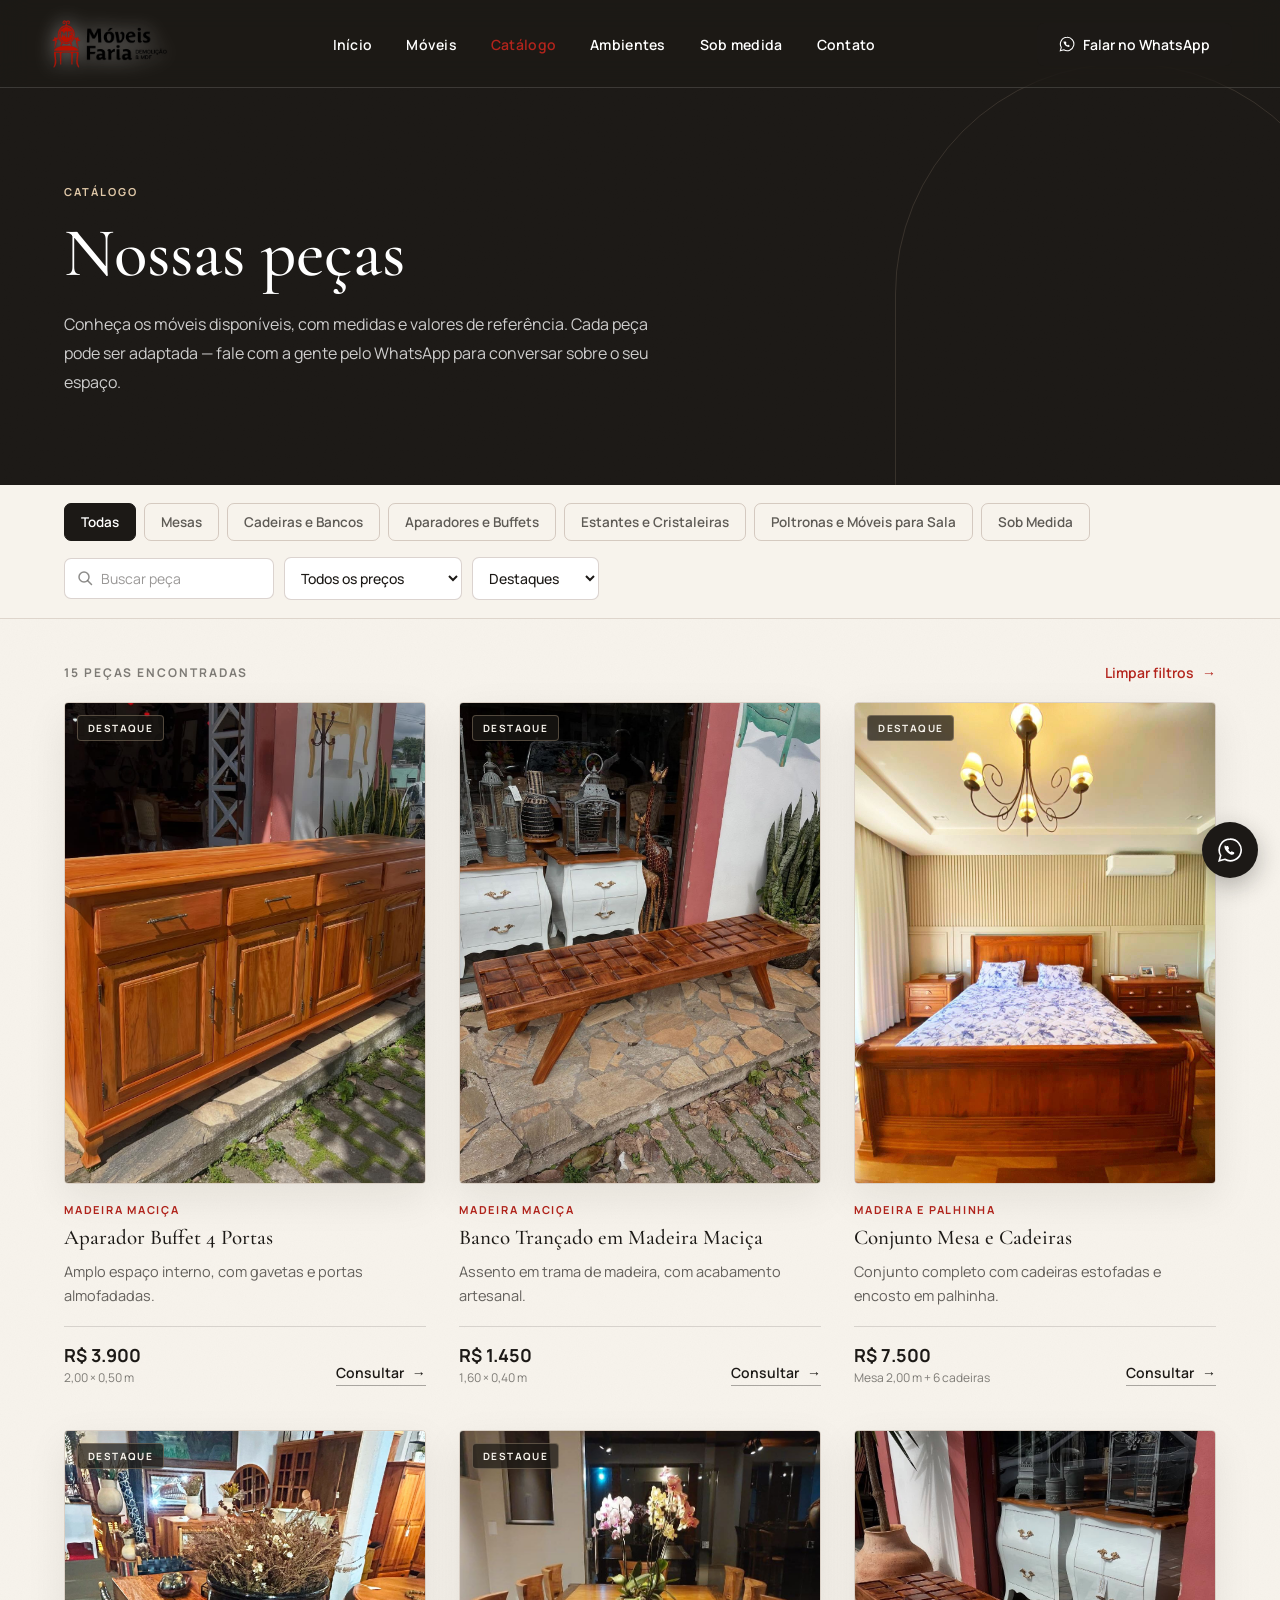
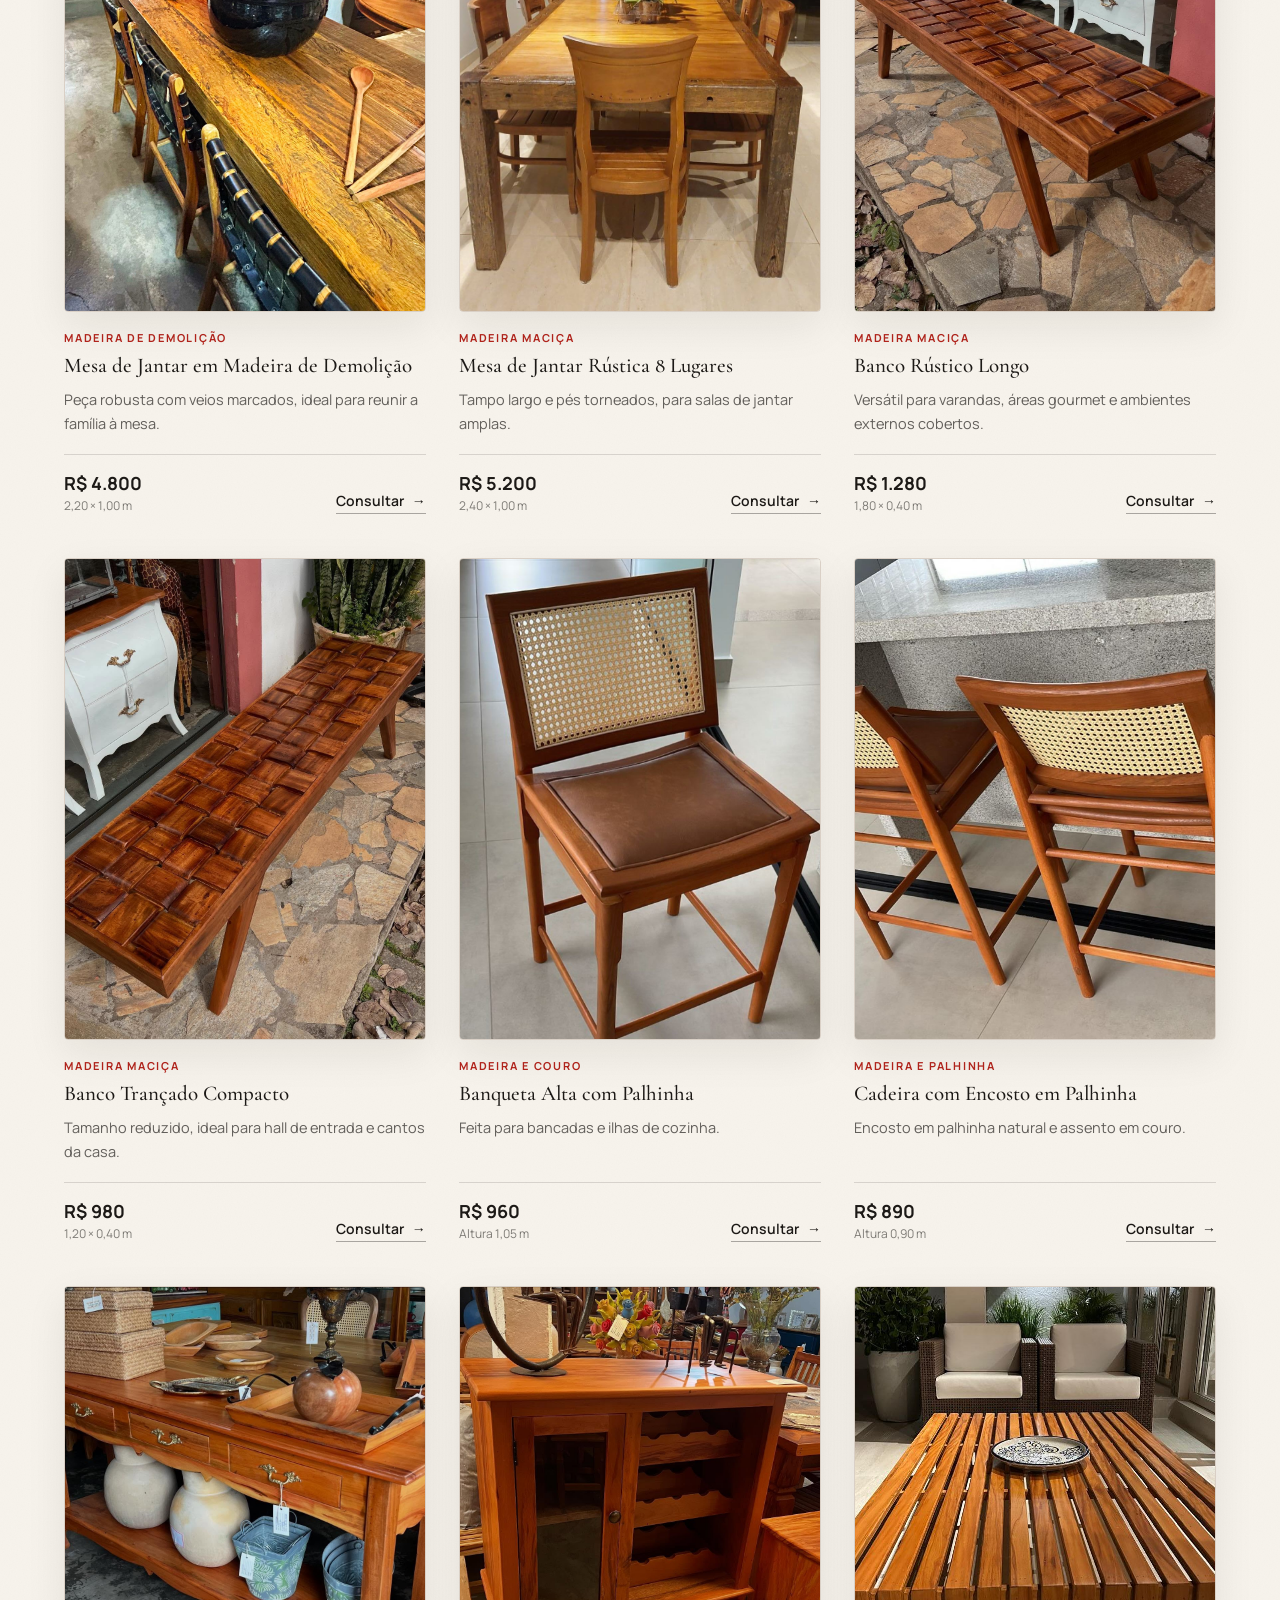
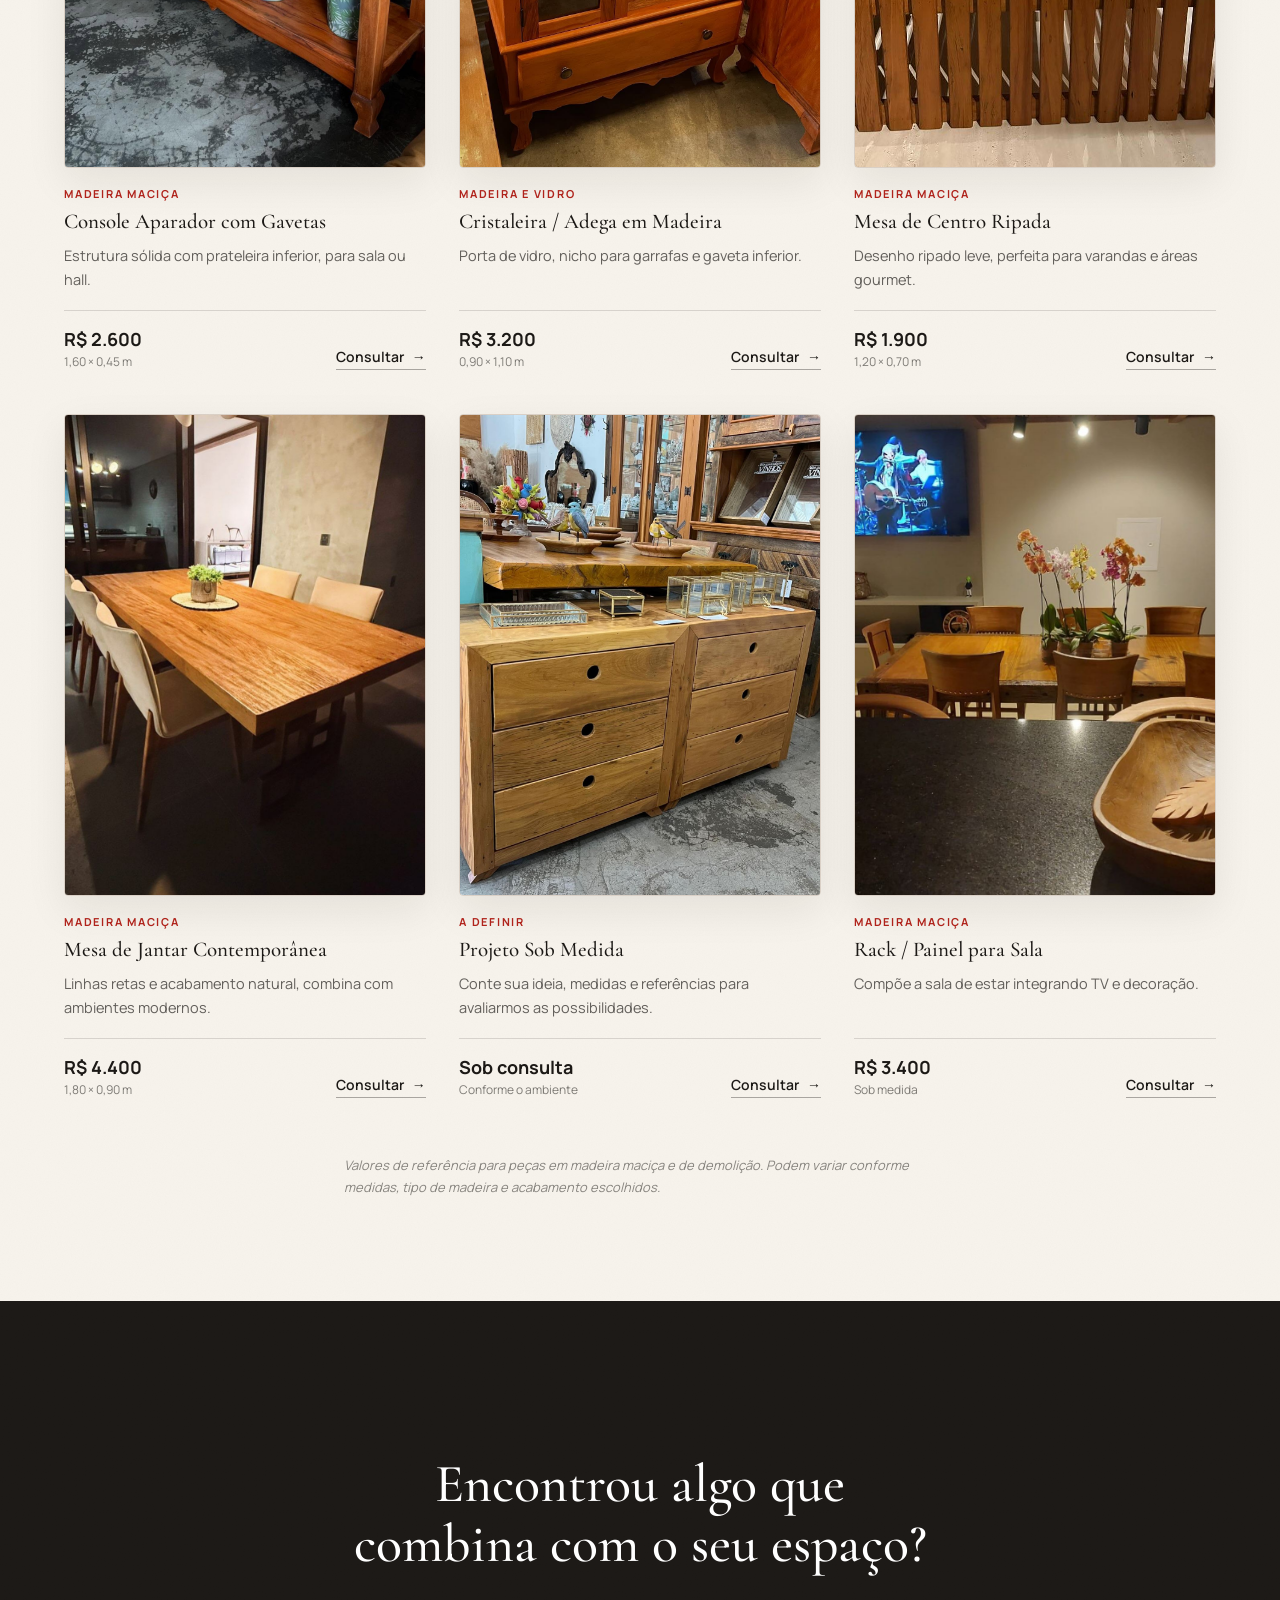
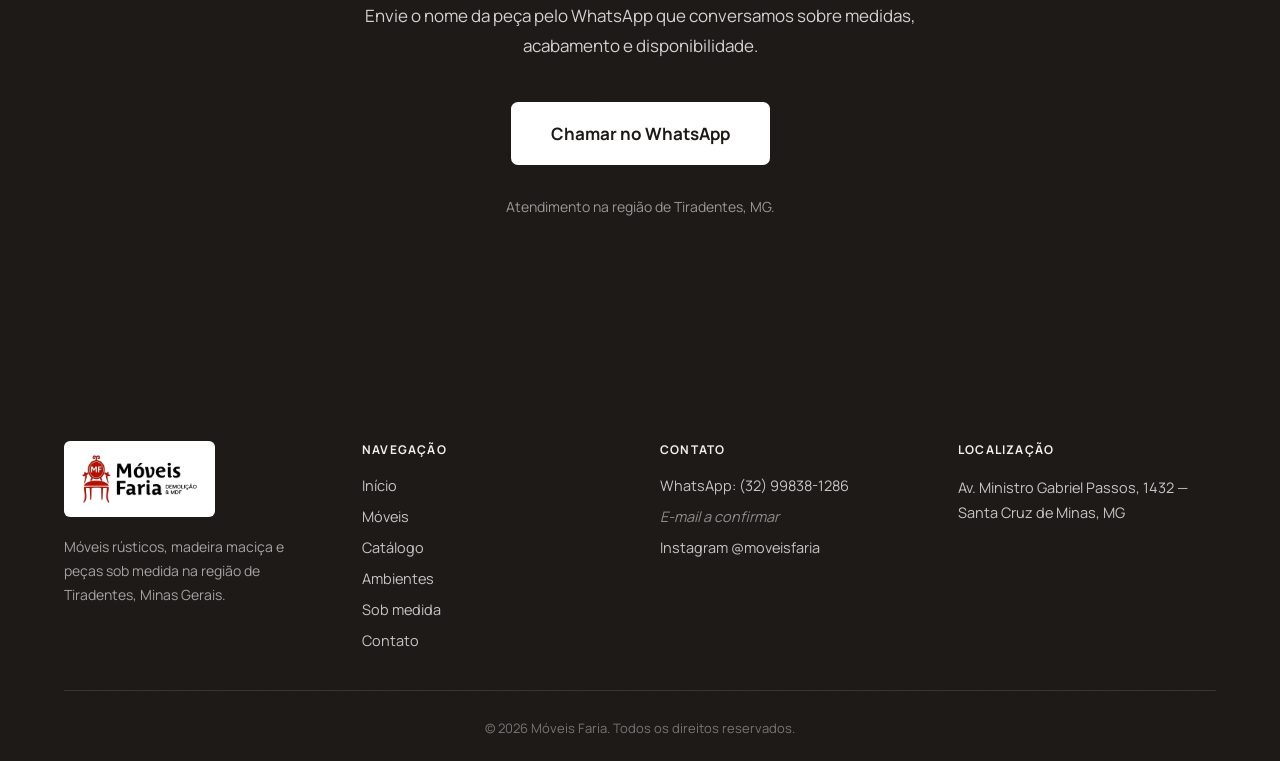
<file: catalogo.html>
<!DOCTYPE html>
<html lang="pt-BR">
<head>
<meta charset="utf-8">
<meta name="viewport" content="width=device-width, initial-scale=1">
<title>Catálogo — Móveis Faria</title>
<meta name="description" content="Catálogo de móveis rústicos em madeira maciça e de demolição da Móveis Faria: mesas, cadeiras, bancos, aparadores, cristaleiras e peças sob medida na região de Tiradentes, MG.">
<link rel="preconnect" href="https://fonts.googleapis.com">
<link rel="stylesheet" href="css/style.css">
</head>
<body>

<div style="background:#FFFFFF;color:#1C1916;font-family:'Manrope',sans-serif;overflow-x:hidden;position:relative;width:100%;">

<header id="topo" style="position:fixed;top:0;left:0;right:0;z-index:1000;">
  <div class="header-bg" style="position:absolute;inset:0;"></div>
  <div style="position:relative;max-width:1320px;margin:0 auto;padding:16px clamp(20px,5vw,48px);display:flex;align-items:center;justify-content:space-between;gap:24px;">
    <a href="index.html" style="display:inline-flex;align-items:center;">
      <img src="assets/img/logo.png" alt="Móveis Faria" class="header-logo-img" style="height:56px;width:auto;display:block;">
    </a>
    <nav class="nav-desktop" style="align-items:center;gap:34px;">
      <a class="nav-link" href="index.html" style="font-family:'Manrope',sans-serif;font-size:14px;font-weight:600;letter-spacing:0.02em;text-decoration:none;">Início</a>
      <a class="nav-link" href="index.html#categorias" style="font-family:'Manrope',sans-serif;font-size:14px;font-weight:600;letter-spacing:0.02em;text-decoration:none;">Móveis</a>
      <a class="nav-link is-current" href="catalogo.html" style="font-family:'Manrope',sans-serif;font-size:14px;font-weight:600;letter-spacing:0.02em;text-decoration:none;">Catálogo</a>
      <a class="nav-link" href="index.html#ambientes" style="font-family:'Manrope',sans-serif;font-size:14px;font-weight:600;letter-spacing:0.02em;text-decoration:none;">Ambientes</a>
      <a class="nav-link" href="index.html#sobmedida" style="font-family:'Manrope',sans-serif;font-size:14px;font-weight:600;letter-spacing:0.02em;text-decoration:none;">Sob medida</a>
      <a class="nav-link" href="index.html#localizacao" style="font-family:'Manrope',sans-serif;font-size:14px;font-weight:600;letter-spacing:0.02em;text-decoration:none;">Contato</a>
    </nav>
    <div style="display:flex;align-items:center;gap:14px;">
      <a class="nav-desktop btn-fill-dark" href="https://wa.me/5532998381286?text=Ol%C3%A1!%20Conheci%20voc%C3%AAs%20pelo%20site%20e%20gostaria%20de%20saber%20mais%20sobre%20os%20m%C3%B3veis." target="_blank" rel="noopener" style="align-items:center;gap:8px;font-family:'Manrope',sans-serif;font-size:14px;font-weight:600;padding:12px 22px;border-radius:7px;text-decoration:none;transition:background .3s ease;">
        <svg width="16" height="16" viewBox="0 0 24 24" fill="none"><path d="M12 2a10 10 0 0 0-8.6 15L2 22l5.2-1.4A10 10 0 1 0 12 2Z" stroke="currentColor" stroke-width="1.6"></path><path d="M8.5 8.7c.2-.5.5-.5.7-.5h.5c.2 0 .4 0 .6.4l.8 1.7c.1.2 0 .4-.1.6l-.5.6c-.1.2-.1.3 0 .5.3.6 1 1.4 1.7 1.9.2.1.4.1.5 0l.6-.5c.2-.1.4-.2.6-.1l1.7.8c.3.1.3.3.3.5v.5c0 .3 0 .6-.5.9-.6.4-1.4.5-2.1.3-1.5-.4-3-1.4-4.1-2.6-1.1-1.2-2-2.7-2.3-4.2-.1-.6 0-1.3.4-1.8Z" fill="currentColor"></path></svg>
        Falar no WhatsApp
      </a>
      <button id="menu-toggle-btn" class="nav-mobile-toggle icon-adaptive" aria-label="Abrir menu" style="width:44px;height:44px;align-items:center;justify-content:center;background:transparent;border:none;cursor:pointer;">
        <svg width="22" height="16" viewBox="0 0 22 16"><rect width="22" height="2" fill="currentColor"></rect><rect y="7" width="22" height="2" fill="currentColor"></rect><rect y="14" width="22" height="2" fill="currentColor"></rect></svg>
      </button>
    </div>
  </div>
</header>

<div id="mobile-menu" class="mobile-menu mobile-menu-bg" style="position:fixed;inset:0;z-index:1100;flex-direction:column;">
  <div style="display:flex;justify-content:space-between;align-items:center;padding:16px clamp(20px,5vw,48px);position:relative;">
    <div style="background:#FFFFFF;padding:8px 12px;border-radius:6px;display:inline-flex;">
      <img src="assets/img/logo.png" alt="Móveis Faria" style="height:44px;width:auto;display:block;">
    </div>
    <button id="menu-close-btn" aria-label="Fechar menu" style="width:44px;height:44px;background:transparent;border:none;cursor:pointer;color:#FFFFFF;position:relative;">
      <svg width="22" height="22" viewBox="0 0 22 22"><line x1="2" y1="2" x2="20" y2="20" stroke="currentColor" stroke-width="2"></line><line x1="20" y1="2" x2="2" y2="20" stroke="currentColor" stroke-width="2"></line></svg>
    </button>
  </div>
  <nav class="mobile-nav-list" style="flex:1;display:flex;flex-direction:column;justify-content:center;padding:0 clamp(28px,8vw,48px);position:relative;overflow-y:auto;">
    <a class="mobile-nav-item" href="index.html"><span class="mobile-nav-num">01</span>Início<span class="arrow">&rarr;</span></a>
    <a class="mobile-nav-item" href="index.html#categorias"><span class="mobile-nav-num">02</span>Móveis<span class="arrow">&rarr;</span></a>
    <a class="mobile-nav-item" href="catalogo.html"><span class="mobile-nav-num">03</span>Catálogo<span class="arrow">&rarr;</span></a>
    <a class="mobile-nav-item" href="index.html#ambientes"><span class="mobile-nav-num">04</span>Ambientes<span class="arrow">&rarr;</span></a>
    <a class="mobile-nav-item" href="index.html#sobmedida"><span class="mobile-nav-num">05</span>Sob medida<span class="arrow">&rarr;</span></a>
    <a class="mobile-nav-item" href="index.html#localizacao"><span class="mobile-nav-num">06</span>Contato<span class="arrow">&rarr;</span></a>
    <a href="https://wa.me/5532998381286?text=Ol%C3%A1!%20Conheci%20voc%C3%AAs%20pelo%20site%20e%20gostaria%20de%20saber%20mais%20sobre%20os%20m%C3%B3veis." target="_blank" rel="noopener" style="margin-top:28px;display:inline-flex;align-items:center;justify-content:center;gap:10px;background:#FFFFFF;color:#1C1916;font-family:'Manrope',sans-serif;font-weight:700;font-size:15px;padding:16px 28px;border-radius:7px;text-decoration:none;">Falar no WhatsApp</a>
  </nav>
</div>

<a class="fab" href="https://wa.me/5532998381286?text=Ol%C3%A1!%20Conheci%20voc%C3%AAs%20pelo%20site%20e%20gostaria%20de%20saber%20mais%20sobre%20os%20m%C3%B3veis." target="_blank" rel="noopener" aria-label="Falar no WhatsApp" style="position:fixed;bottom:22px;right:22px;z-index:900;width:56px;height:56px;border-radius:50%;color:#FFFFFF;display:flex;align-items:center;justify-content:center;box-shadow:0 8px 24px rgba(28,25,22,0.3);text-decoration:none;transition:transform .25s ease,background .25s ease;">
  <svg width="26" height="26" viewBox="0 0 24 24" fill="none"><path d="M12 2a10 10 0 0 0-8.6 15L2 22l5.2-1.4A10 10 0 1 0 12 2Z" stroke="currentColor" stroke-width="1.5"></path><path d="M8.5 8.7c.2-.5.5-.5.7-.5h.5c.2 0 .4 0 .6.4l.8 1.7c.1.2 0 .4-.1.6l-.5.6c-.1.2-.1.3 0 .5.3.6 1 1.4 1.7 1.9.2.1.4.1.5 0l.6-.5c.2-.1.4-.2.6-.1l1.7.8c.3.1.3.3.3.5v.5c0 .3 0 .6-.5.9-.6.4-1.4.5-2.1.3-1.5-.4-3-1.4-4.1-2.6-1.1-1.2-2-2.7-2.3-4.2-.1-.6 0-1.3.4-1.8Z" fill="currentColor"></path></svg>
</a>

<main>

<section class="cat-hero tex-dark">
  <div class="cat-hero-inner">
    <span class="eyebrow" style="color:#E0C8A8;margin:0 0 18px;">Catálogo</span>
    <h1>Nossas peças</h1>
    <p>Conheça os móveis disponíveis, com medidas e valores de referência. Cada peça pode ser adaptada — fale com a gente pelo WhatsApp para conversar sobre o seu espaço.</p>
  </div>
</section>

<section id="lista" class="cat-lista tex-light">

  <div class="cat-filtros" id="cat-filtros">
    <div class="cat-filtros-inner">
      <div class="cat-chips" id="cat-chips" role="group" aria-label="Filtrar por categoria"></div>
      <div class="cat-controles">
        <div class="cat-busca">
          <svg width="16" height="16" viewBox="0 0 16 16" fill="none" aria-hidden="true"><circle cx="7" cy="7" r="5" stroke="currentColor" stroke-width="1.5"></circle><path d="M11 11l3.5 3.5" stroke="currentColor" stroke-width="1.5" stroke-linecap="round"></path></svg>
          <input type="search" id="cat-busca" placeholder="Buscar peça" aria-label="Buscar peça">
        </div>
        <select id="cat-faixa" aria-label="Faixa de preço">
          <option value="">Todos os preços</option>
          <option value="0-1500">Até R$ 1.500</option>
          <option value="1500-3000">R$ 1.500 a R$ 3.000</option>
          <option value="3000-5000">R$ 3.000 a R$ 5.000</option>
          <option value="5000-">Acima de R$ 5.000</option>
        </select>
        <select id="cat-ordem" aria-label="Ordenar por">
          <option value="destaque">Destaques</option>
          <option value="menor">Menor preço</option>
          <option value="maior">Maior preço</option>
          <option value="az">Nome (A–Z)</option>
        </select>
      </div>
    </div>
  </div>

  <div class="cat-meta">
    <span id="cat-contador" aria-live="polite"></span>
    <button type="button" id="cat-limpar" class="link-arrow" hidden>Limpar filtros <span class="arrow">&rarr;</span></button>
  </div>

  <div class="cat-grid" id="cat-grid"></div>

  <div class="cat-vazio" id="cat-vazio" hidden>
    <h3>Nenhuma peça encontrada</h3>
    <p>Tente ajustar os filtros ou buscar por outro termo. Se procura algo específico, podemos avaliar sob medida.</p>
    <a class="btn-fill-dark" href="https://wa.me/5532998381286?text=Ol%C3%A1!%20Procuro%20uma%20pe%C3%A7a%20espec%C3%ADfica%20e%20n%C3%A3o%20encontrei%20no%20cat%C3%A1logo." target="_blank" rel="noopener" style="display:inline-flex;align-items:center;gap:10px;font-family:'Manrope',sans-serif;font-size:15px;font-weight:700;padding:16px 30px;border-radius:7px;text-decoration:none;transition:background .3s ease;">Falar sobre o que procuro</a>
  </div>

  <p class="cat-aviso">Valores de referência para peças em madeira maciça e de demolição. Podem variar conforme medidas, tipo de madeira e acabamento escolhidos.</p>

</section>

<section id="ctafinal" class="tex-dark" style="position:relative;padding:clamp(80px,12vw,160px) clamp(20px,5vw,64px);background:#1C1916;overflow:hidden;">
  <div style="position:relative;max-width:1000px;margin:0 auto;text-align:center;" data-reveal="">
    <h2 style="font-family:'Cormorant Garamond',serif;font-weight:500;font-size:clamp(32px,4.2vw,68px);line-height:1.12;color:#FFFFFF;margin:0 auto 26px;max-width:760px;text-wrap:balance;">Encontrou algo que combina com o seu espaço?</h2>
    <p style="font-family:'Manrope',sans-serif;font-size:clamp(17px,1.1vw,19px);line-height:1.8;color:rgba(255,255,255,0.8);margin:0 auto 40px;max-width:640px;">Envie o nome da peça pelo WhatsApp que conversamos sobre medidas, acabamento e disponibilidade.</p>
    <a class="btn-fill-light" href="https://wa.me/5532998381286?text=Ol%C3%A1!%20Vi%20o%20cat%C3%A1logo%20no%20site%20e%20gostaria%20de%20saber%20mais." target="_blank" rel="noopener" style="display:inline-flex;align-items:center;gap:12px;font-family:'Manrope',sans-serif;font-size:17px;font-weight:700;padding:20px 40px;border-radius:7px;text-decoration:none;transition:background .3s ease;">Chamar no WhatsApp</a>
    <p style="font-family:'Manrope',sans-serif;font-size:14px;color:rgba(255,255,255,0.55);margin:32px auto 0;">Atendimento na região de Tiradentes, MG.</p>
  </div>
</section>

</main>

<footer class="tex-dark" style="position:relative;background:#1C1916;padding:clamp(40px,6vw,72px) clamp(20px,5vw,64px) 24px;">
  <div style="max-width:1320px;margin:0 auto;display:grid;grid-template-columns:repeat(auto-fit,minmax(min(220px,100%),1fr));gap:40px;padding-bottom:40px;border-bottom:1px solid rgba(255,255,255,0.12);">
    <div>
      <div style="background:#FFFFFF;padding:10px 14px;border-radius:6px;display:inline-flex;margin-bottom:18px;">
        <img src="assets/img/logo.png" alt="Móveis Faria" style="height:56px;width:auto;display:block;">
      </div>
      <p style="font-family:'Manrope',sans-serif;font-size:14px;line-height:1.7;color:rgba(255,255,255,0.6);margin:0;max-width:260px;">Móveis rústicos, madeira maciça e peças sob medida na região de Tiradentes, Minas Gerais.</p>
    </div>
    <div>
      <span style="font-family:'Manrope',sans-serif;font-size:12px;font-weight:700;letter-spacing:0.1em;text-transform:uppercase;color:#F2EFEA;display:block;margin-bottom:18px;">Navegação</span>
      <div style="display:flex;flex-direction:column;gap:12px;">
        <a class="footer-link" href="index.html" style="font-family:'Manrope',sans-serif;font-size:14.5px;text-decoration:none;">Início</a>
        <a class="footer-link" href="index.html#categorias" style="font-family:'Manrope',sans-serif;font-size:14.5px;text-decoration:none;">Móveis</a>
        <a class="footer-link" href="catalogo.html" style="font-family:'Manrope',sans-serif;font-size:14.5px;text-decoration:none;">Catálogo</a>
        <a class="footer-link" href="index.html#ambientes" style="font-family:'Manrope',sans-serif;font-size:14.5px;text-decoration:none;">Ambientes</a>
        <a class="footer-link" href="index.html#sobmedida" style="font-family:'Manrope',sans-serif;font-size:14.5px;text-decoration:none;">Sob medida</a>
        <a class="footer-link" href="index.html#localizacao" style="font-family:'Manrope',sans-serif;font-size:14.5px;text-decoration:none;">Contato</a>
      </div>
    </div>
    <div>
      <span style="font-family:'Manrope',sans-serif;font-size:12px;font-weight:700;letter-spacing:0.1em;text-transform:uppercase;color:#F2EFEA;display:block;margin-bottom:18px;">Contato</span>
      <div style="display:flex;flex-direction:column;gap:12px;">
        <a class="footer-link" href="https://wa.me/5532998381286?text=Ol%C3%A1!%20Conheci%20voc%C3%AAs%20pelo%20site%20e%20gostaria%20de%20saber%20mais%20sobre%20os%20m%C3%B3veis." target="_blank" rel="noopener" style="font-family:'Manrope',sans-serif;font-size:14.5px;text-decoration:none;">WhatsApp: (32) 99838-1286</a>
        <span style="font-family:'Manrope',sans-serif;font-size:14.5px;font-style:italic;color:rgba(255,255,255,0.5);">E-mail a confirmar</span>
        <a class="footer-link" href="https://www.instagram.com/moveisfaria/" target="_blank" rel="noopener" style="font-family:'Manrope',sans-serif;font-size:14.5px;text-decoration:none;">Instagram @moveisfaria</a>
      </div>
    </div>
    <div>
      <span style="font-family:'Manrope',sans-serif;font-size:12px;font-weight:700;letter-spacing:0.1em;text-transform:uppercase;color:#F2EFEA;display:block;margin-bottom:18px;">Localização</span>
      <p style="font-family:'Manrope',sans-serif;font-size:14.5px;line-height:1.7;color:rgba(255,255,255,0.75);margin:0;">Av. Ministro Gabriel Passos, 1432 — Santa Cruz de Minas, MG</p>
    </div>
  </div>
  <p style="font-family:'Manrope',sans-serif;font-size:13px;color:rgba(255,255,255,0.4);text-align:center;margin:28px auto 0;max-width:none;">© 2026 Móveis Faria. Todos os direitos reservados.</p>
</footer>

</div>

<script src="js/produtos.js"></script>
<script src="js/catalogo.js"></script>
<script src="js/script.js"></script>
</body>
</html>
</file>
<file: css/style.css>
/* ===== Fontes ===== */
@font-face {
  font-family: 'Cormorant Garamond';
  font-style: normal;
  font-weight: 400 600;
  font-display: swap;
  src: url("../assets/fonts/cormorant-garamond-cyrillic-ext.woff2") format('woff2');
  unicode-range: U+0460-052F, U+1C80-1C8A, U+20B4, U+2DE0-2DFF, U+A640-A69F, U+FE2E-FE2F;
}
@font-face {
  font-family: 'Cormorant Garamond';
  font-style: normal;
  font-weight: 400 600;
  font-display: swap;
  src: url("../assets/fonts/cormorant-garamond-cyrillic.woff2") format('woff2');
  unicode-range: U+0301, U+0400-045F, U+0490-0491, U+04B0-04B1, U+2116;
}
@font-face {
  font-family: 'Cormorant Garamond';
  font-style: normal;
  font-weight: 400 600;
  font-display: swap;
  src: url("../assets/fonts/cormorant-garamond-vietnamese.woff2") format('woff2');
  unicode-range: U+0102-0103, U+0110-0111, U+0128-0129, U+0168-0169, U+01A0-01A1, U+01AF-01B0, U+0300-0301, U+0303-0304, U+0308-0309, U+0323, U+0329, U+1EA0-1EF9, U+20AB;
}
@font-face {
  font-family: 'Cormorant Garamond';
  font-style: normal;
  font-weight: 400 600;
  font-display: swap;
  src: url("../assets/fonts/cormorant-garamond-latin-ext.woff2") format('woff2');
  unicode-range: U+0100-02BA, U+02BD-02C5, U+02C7-02CC, U+02CE-02D7, U+02DD-02FF, U+0304, U+0308, U+0329, U+1D00-1DBF, U+1E00-1E9F, U+1EF2-1EFF, U+2020, U+20A0-20AB, U+20AD-20C0, U+2113, U+2C60-2C7F, U+A720-A7FF;
}
@font-face {
  font-family: 'Cormorant Garamond';
  font-style: normal;
  font-weight: 400 600;
  font-display: swap;
  src: url("../assets/fonts/cormorant-garamond-latin.woff2") format('woff2');
  unicode-range: U+0000-00FF, U+0131, U+0152-0153, U+02BB-02BC, U+02C6, U+02DA, U+02DC, U+0304, U+0308, U+0329, U+2000-206F, U+20AC, U+2122, U+2191, U+2193, U+2212, U+2215, U+FEFF, U+FFFD;
}

@font-face {
  font-family: 'Manrope';
  font-style: normal;
  font-weight: 400 800;
  font-display: swap;
  src: url("../assets/fonts/manrope-cyrillic-ext.woff2") format('woff2');
  unicode-range: U+0460-052F, U+1C80-1C8A, U+20B4, U+2DE0-2DFF, U+A640-A69F, U+FE2E-FE2F;
}
@font-face {
  font-family: 'Manrope';
  font-style: normal;
  font-weight: 400 800;
  font-display: swap;
  src: url("../assets/fonts/manrope-cyrillic.woff2") format('woff2');
  unicode-range: U+0301, U+0400-045F, U+0490-0491, U+04B0-04B1, U+2116;
}
@font-face {
  font-family: 'Manrope';
  font-style: normal;
  font-weight: 400 800;
  font-display: swap;
  src: url("../assets/fonts/manrope-greek.woff2") format('woff2');
  unicode-range: U+0370-0377, U+037A-037D, U+037F, U+0384-038A, U+038C, U+038E-03A1, U+03A3-03FF;
}
@font-face {
  font-family: 'Manrope';
  font-style: normal;
  font-weight: 400 800;
  font-display: swap;
  src: url("../assets/fonts/manrope-vietnamese.woff2") format('woff2');
  unicode-range: U+0102-0103, U+0110-0111, U+0128-0129, U+0168-0169, U+01A0-01A1, U+01AF-01B0, U+0300-0301, U+0303-0304, U+0308-0309, U+0323, U+0329, U+1EA0-1EF9, U+20AB;
}
@font-face {
  font-family: 'Manrope';
  font-style: normal;
  font-weight: 400 800;
  font-display: swap;
  src: url("../assets/fonts/manrope-latin-ext.woff2") format('woff2');
  unicode-range: U+0100-02BA, U+02BD-02C5, U+02C7-02CC, U+02CE-02D7, U+02DD-02FF, U+0304, U+0308, U+0329, U+1D00-1DBF, U+1E00-1E9F, U+1EF2-1EFF, U+2020, U+20A0-20AB, U+20AD-20C0, U+2113, U+2C60-2C7F, U+A720-A7FF;
}
@font-face {
  font-family: 'Manrope';
  font-style: normal;
  font-weight: 400 800;
  font-display: swap;
  src: url("../assets/fonts/manrope-latin.woff2") format('woff2');
  unicode-range: U+0000-00FF, U+0131, U+0152-0153, U+02BB-02BC, U+02C6, U+02DA, U+02DC, U+0304, U+0308, U+0329, U+2000-206F, U+20AC, U+2122, U+2191, U+2193, U+2212, U+2215, U+FEFF, U+FFFD;
}

/* ===== Base ===== */
* { box-sizing: border-box; }
body { margin: 0; }
a { color: inherit; }
p { max-width: 640px; }

/* Trava o scroll enquanto o preloader decide/roda a animação inicial */
html.is-loading, html.is-loading body { overflow: hidden; height: 100%; }

/* ===== Preloader (logo se desenhando) ===== */
#preloader {
  position: fixed;
  inset: 0;
  z-index: 99999;
  background: #FFFFFF;
  display: flex;
  align-items: center;
  justify-content: center;
}
#preloader-logo {
  width: min(300px, 60vw);
  height: auto;
  overflow: visible;
}
.pl-path {
  stroke-width: 1.6;
  fill-opacity: 0;
  vector-effect: non-scaling-stroke;
}
@media (max-width: 480px) {
  #preloader-logo { width: min(220px, 70vw); }
}

/* ===== Textura sutil (grain) ===== */
/* SVG feTurbulence — ruído fino aplicado em opacidade muito baixa para dar
   materialidade ao fundo sem parecer papel de parede. */
.tex-dark, .tex-light { position: relative; }
.tex-dark::before, .tex-light::before {
  content: "";
  position: absolute;
  inset: 0;
  pointer-events: none;
  background-image: url("data:image/svg+xml;utf8,<svg xmlns='http://www.w3.org/2000/svg' width='180' height='180'><filter id='n'><feTurbulence type='fractalNoise' baseFrequency='0.85' numOctaves='2' stitchTiles='stitch'/><feColorMatrix type='saturate' values='0'/></filter><rect width='100%25' height='100%25' filter='url(%23n)'/></svg>");
  background-size: 180px 180px;
  z-index: 0;
}
.tex-dark::before { opacity: 0.05; mix-blend-mode: overlay; }
.tex-light::before { opacity: 0.035; mix-blend-mode: multiply; }
.tex-dark > *, .tex-light > * { position: relative; z-index: 1; }

/* ===== Labels editoriais ===== */
.eyebrow {
  font-family: 'Manrope', sans-serif;
  font-size: 11px;
  font-weight: 700;
  letter-spacing: 0.18em;
  text-transform: uppercase;
  display: block;
}

/* ===== Molduras de fotografia ===== */
.ph { position: relative; overflow: hidden; border-radius: 4px; }
.ph img { transition: transform .65s cubic-bezier(.22,.61,.36,1); }
.ph:hover img { transform: scale(1.025); }
.ph-light { border: 1px solid rgba(93,58,38,0.18); box-shadow: 0 14px 40px rgba(28,20,15,0.08); }
.ph-dark { border: 1px solid rgba(224,200,168,0.16); }

/* Moldura em arco — assinatura visual inspirada nos arcos da fachada */
.arch-top { border-radius: 140px 140px 4px 4px; }
@media (max-width: 640px) { .arch-top { border-radius: 90px 90px 4px 4px; } }

/* Legenda editorial sobre fotografia */
.editorial-caption {
  position: absolute;
  left: 18px;
  bottom: 18px;
  z-index: 2;
  background: rgba(18,15,12,0.55);
  backdrop-filter: blur(6px);
  -webkit-backdrop-filter: blur(6px);
  border: 1px solid rgba(224,200,168,0.28);
  padding: 10px 16px;
  color: #F7F3EC;
}
.editorial-caption .num {
  font-family: 'Manrope', sans-serif;
  font-size: 10px;
  font-weight: 700;
  letter-spacing: 0.16em;
  text-transform: uppercase;
  display: block;
  margin-bottom: 3px;
  color: #E0C8A8;
}
.editorial-caption .cap {
  font-family: 'Cormorant Garamond', serif;
  font-style: italic;
  font-size: 15px;
  line-height: 1.2;
}

/* ===== Galeria editorial (composição assimétrica controlada) ===== */
.gal-grid {
  display: grid;
  grid-template-columns: repeat(4, 1fr);
  grid-auto-rows: 110px;
  grid-auto-flow: dense;
  gap: 16px;
}
@media (max-width: 760px) {
  .gal-grid { grid-template-columns: repeat(2, 1fr); grid-auto-rows: 130px; }
  .gal-grid > [style*="grid-row:span 3"] { grid-row: span 2 !important; }
}
@media (max-width: 480px) {
  .gal-grid { grid-template-columns: 1fr; }
  .gal-grid > div { grid-column: span 1 !important; grid-row: span 1 !important; aspect-ratio: 4/3; }
}

/* Link com seta — microinteração sutil */
.link-arrow { display: inline-flex; align-items: center; gap: 8px; }
.link-arrow .arrow { display: inline-block; transition: transform .35s ease; }
.link-arrow:hover .arrow { transform: translateX(4px); }

@media (prefers-reduced-motion: reduce) {
  .ph img, .link-arrow .arrow, [data-reveal], .fab, .header-bg, .header-logo-img, .nav-link, .icon-adaptive, .faq-toggle .chevron, .faq-answer {
    transition: none !important;
  }
}

/* ===== Cabecalho ===== */
#topo .header-bg {
  background: rgba(28, 25, 22, 0.28);
  backdrop-filter: blur(14px) saturate(140%);
  -webkit-backdrop-filter: blur(14px) saturate(140%);
  border-bottom: 1px solid rgba(255, 255, 255, 0.14);
  transition: background .4s ease, border-color .4s ease, box-shadow .4s ease;
}
#topo.is-active .header-bg {
  background: rgba(255, 255, 255, 0.78);
  border-bottom-color: rgba(28, 25, 22, 0.08);
  box-shadow: 0 10px 30px rgba(28, 25, 22, 0.08);
}

.header-logo-img {
  filter: drop-shadow(0 1px 10px rgba(255, 255, 255, 0.55)) drop-shadow(0 1px 2px rgba(0, 0, 0, 0.35));
  transition: filter .4s ease;
}
#topo.is-active .header-logo-img { filter: none; }

.nav-desktop { display: flex; }
.nav-mobile-toggle { display: none; }
@media (max-width: 860px) {
  .nav-desktop { display: none; }
  .nav-mobile-toggle { display: flex; }
}

/* Categorias: no mobile o grid vira 1 coluna e o "order" alternado
   do desktop bagunçava a sequência (texto/foto trocando de lugar
   a cada item). Força padrão único: texto sempre antes da foto. */
@media (max-width: 720px) {
  #categorias .cat-text { order: 1 !important; }
  #categorias .cat-media { order: 2 !important; }
}

.mobile-menu { display: none; }
.mobile-menu.is-open { display: flex; }
@media (min-width: 861px) { .mobile-menu.is-open { display: none; } }

@media (max-width: 860px) {
  .mobile-menu-bg {
    background: rgba(28, 25, 22, 0.86);
    backdrop-filter: blur(20px) saturate(150%);
    -webkit-backdrop-filter: blur(20px) saturate(150%);
  }
  .mobile-nav-list { gap: 0; }
  .mobile-nav-item {
    display: flex;
    align-items: center;
    gap: 14px;
    padding: 18px 2px;
    border-bottom: 1px solid rgba(255, 255, 255, 0.14);
    font-family: 'Cormorant Garamond', serif;
    font-size: 26px;
    font-weight: 500;
    color: #FFFFFF;
    text-decoration: none;
    transition: background-color .25s ease;
  }
  .mobile-nav-list > .mobile-nav-item:first-child { border-top: 1px solid rgba(255, 255, 255, 0.14); }
  .mobile-nav-item:active { background: rgba(255, 255, 255, 0.06); }

  /* Telas baixas (ex.: 360x640): com 7 itens o botão do WhatsApp abria
     cortado e só aparecia rolando. Aperta o menu para tudo caber. */
  @media (max-height: 700px) {
    .mobile-nav-item { padding: 13px 2px; font-size: 23px; }
    .mobile-nav-list > a[href*="wa.me"] { margin-top: 16px !important; padding: 13px 24px !important; }
  }
  .mobile-nav-num {
    font-family: 'Manrope', sans-serif;
    font-size: 11px;
    font-weight: 700;
    letter-spacing: 0.12em;
    color: rgba(224, 200, 168, 0.65);
    flex-shrink: 0;
  }
  .mobile-nav-item .arrow {
    margin-left: auto;
    font-size: 17px;
    color: rgba(255, 255, 255, 0.5);
    transition: transform .3s ease;
  }
  .mobile-nav-item:active .arrow { transform: translateX(4px); }
}

/* ===== Botoes ===== */
.nav-link, .icon-adaptive { color: #FFFFFF; }
.nav-link:hover { color: #F2EFEA; }
#topo.is-active .nav-link, #topo.is-active .icon-adaptive { color: #1C1916; }
#topo.is-active .nav-link:hover { color: #B3241C; }

.footer-link { color: rgba(255,255,255,0.75); }
.footer-link:hover { color: #FFFFFF; }

.btn-fill-dark { background: #1C1916; color: #FFFFFF; }
.btn-fill-dark:hover { background: #5D3A26; }

.btn-fill-light { background: #FFFFFF; color: #1C1916; }
.btn-fill-light:hover { background: #F2EFEA; }

.btn-outline-light { background: transparent; color: #FFFFFF; border-color: rgba(255,255,255,0.6); }
.btn-outline-light:hover { background: rgba(255,255,255,0.12); border-color: #FFFFFF; }

.btn-outline-dark { background: transparent; color: #1C1916; border-color: #1C1916; }
.btn-outline-dark:hover { background: #1C1916; color: #FFFFFF; }

.link-on-dark { color: #FFFFFF; border-color: rgba(255,255,255,0.4); }
.link-on-dark:hover { border-color: #FFFFFF; color: #F2EFEA; }

.fab {
  background: #1C1916;
  animation: fab-glow 2.6s ease-in-out infinite;
}
.fab:hover { background: #5D3A26; transform: scale(1.06); }

@keyframes fab-glow {
  0%, 100% { box-shadow: 0 8px 24px rgba(28,25,22,0.3), 0 0 0 0 rgba(160,102,58,0.35); }
  50% { box-shadow: 0 8px 24px rgba(28,25,22,0.3), 0 0 18px 5px rgba(160,102,58,0.45); }
}
@media (prefers-reduced-motion: reduce) {
  .fab { animation: none; box-shadow: 0 8px 24px rgba(28,25,22,0.3), 0 0 14px 3px rgba(160,102,58,0.4); }
}

/* ===== FAQ ===== */
.faq-toggle .chevron { transform: rotate(0deg); transition: transform .3s ease; }
.faq-item.is-open .faq-toggle .chevron { transform: rotate(180deg); }
.faq-answer { max-height: 0; overflow: hidden; transition: max-height .3s ease; }
.faq-item.is-open .faq-answer { max-height: 400px; }

/* ===== Reveal on scroll ===== */
[data-reveal] { opacity: 0; transform: translateY(18px); transition: opacity .6s ease, transform .6s ease; }
[data-reveal].is-revealed { opacity: 1; transform: translateY(0); }

/* ==========================================================================
   CATÁLOGO
   ========================================================================== */

/* Item de menu da página atual */
.nav-link.is-current { color: #B3241C; }
#topo.is-active .nav-link.is-current { color: #B3241C; }

/* Com o item "Catálogo" o menu passou a ter 7 links: em telas médias o
   espaçamento precisa apertar, senão "Sob medida" quebra em duas linhas.
   (o gap vem de style inline no HTML, por isso o !important) */
.nav-desktop .nav-link { white-space: nowrap; }
@media (min-width: 861px) and (max-width: 1200px) {
  .nav-desktop { gap: 20px !important; }
  .nav-desktop .nav-link { font-size: 13px; }
  .nav-desktop.btn-fill-dark { padding: 11px 16px !important; font-size: 13px !important; }
}

/* ---- Hero da página ---- */
.cat-hero {
  position: relative;
  background: #1C1916;
  padding: calc(var(--header-h, 92px) + clamp(48px, 8vw, 96px)) clamp(20px, 5vw, 64px) clamp(48px, 7vw, 88px);
  overflow: hidden;
}
/* assinatura visual: arco da fachada, bem discreto ao fundo */
.cat-hero::after {
  content: "";
  position: absolute;
  right: clamp(-120px, -6vw, -40px);
  bottom: -40%;
  width: min(460px, 52vw);
  aspect-ratio: 3 / 4;
  border: 1px solid rgba(224, 200, 168, 0.14);
  border-radius: 999px 999px 8px 8px;
  pointer-events: none;
  z-index: 0;
}
.cat-hero-inner { position: relative; z-index: 1; max-width: 1320px; margin: 0 auto; }
.cat-hero h1 {
  font-family: 'Cormorant Garamond', serif;
  font-weight: 500;
  font-size: clamp(38px, 5.4vw, 76px);
  line-height: 1.06;
  color: #FFFFFF;
  margin: 0 0 20px;
  max-width: 720px;
}
.cat-hero p {
  font-family: 'Manrope', sans-serif;
  font-size: clamp(16px, 1.1vw, 18px);
  line-height: 1.8;
  color: rgba(255, 255, 255, 0.78);
  margin: 0;
  max-width: 620px;
}

/* ---- Corpo da listagem ---- */
.cat-lista {
  position: relative;
  background: #F7F3EC;
  padding: 0 0 clamp(56px, 8vw, 112px);
}

/* ---- Barra de filtros (gruda abaixo do header) ---- */
.cat-filtros {
  position: sticky;
  top: var(--header-h, 92px);
  z-index: 500;
  background: #F7F3EC;
  border-bottom: 1px solid rgba(93, 58, 38, 0.16);
  padding: 18px clamp(20px, 5vw, 64px);
}
.cat-filtros-inner {
  max-width: 1320px;
  margin: 0 auto;
  display: flex;
  flex-wrap: wrap;
  align-items: center;
  justify-content: space-between;
  gap: 14px 20px;
}

.cat-chips {
  display: flex;
  gap: 8px;
  overflow-x: auto;
  scrollbar-width: none;
  -ms-overflow-style: none;
  padding-bottom: 2px;
  max-width: 100%;
}
.cat-chips::-webkit-scrollbar { display: none; }

.cat-chip {
  flex: 0 0 auto;
  font-family: 'Manrope', sans-serif;
  font-size: 13.5px;
  font-weight: 600;
  color: rgba(28, 25, 22, 0.7);
  background: transparent;
  border: 1px solid rgba(93, 58, 38, 0.22);
  border-radius: 7px;
  padding: 9px 16px;
  cursor: pointer;
  white-space: nowrap;
  transition: background .3s ease, color .3s ease, border-color .3s ease;
}
.cat-chip:hover { border-color: #5D3A26; color: #1C1916; }
.cat-chip.is-active { background: #1C1916; border-color: #1C1916; color: #FFFFFF; }

.cat-controles { display: flex; align-items: center; gap: 10px; flex-wrap: wrap; }

.cat-busca {
  display: inline-flex;
  align-items: center;
  gap: 8px;
  border: 1px solid rgba(93, 58, 38, 0.22);
  border-radius: 7px;
  padding: 0 12px;
  background: #FFFFFF;
  color: rgba(28, 25, 22, 0.5);
  transition: border-color .3s ease;
}
.cat-busca:focus-within { border-color: #5D3A26; }
.cat-busca input {
  font-family: 'Manrope', sans-serif;
  font-size: 14px;
  color: #1C1916;
  border: none;
  outline: none;
  background: transparent;
  padding: 10px 0;
  width: 160px;
}
.cat-busca input::placeholder { color: rgba(28, 25, 22, 0.45); }

.cat-filtros select {
  font-family: 'Manrope', sans-serif;
  font-size: 14px;
  font-weight: 500;
  color: #1C1916;
  background: #FFFFFF;
  border: 1px solid rgba(93, 58, 38, 0.22);
  border-radius: 7px;
  padding: 10px 12px;
  cursor: pointer;
  transition: border-color .3s ease;
}
.cat-filtros select:hover { border-color: #5D3A26; }

/* ---- Contador / limpar ---- */
.cat-meta {
  max-width: 1320px;
  margin: 0 auto;
  padding: clamp(28px, 4vw, 44px) clamp(20px, 5vw, 64px) 20px;
  display: flex;
  align-items: center;
  justify-content: space-between;
  gap: 16px;
  flex-wrap: wrap;
}
#cat-contador {
  font-family: 'Manrope', sans-serif;
  font-size: 12px;
  font-weight: 700;
  letter-spacing: 0.16em;
  text-transform: uppercase;
  color: rgba(28, 25, 22, 0.55);
}
#cat-limpar {
  font-family: 'Manrope', sans-serif;
  font-size: 14px;
  font-weight: 600;
  color: #B3241C;
  background: transparent;
  border: none;
  cursor: pointer;
  padding: 0;
}

/* ---- Grid ---- */
.cat-grid {
  max-width: 1320px;
  margin: 0 auto;
  padding: 0 clamp(20px, 5vw, 64px);
  display: grid;
  grid-template-columns: repeat(auto-fill, minmax(min(280px, 100%), 1fr));
  gap: clamp(28px, 3.4vw, 46px) clamp(20px, 2.6vw, 34px);
}

.cat-card { display: flex; flex-direction: column; animation: cat-fade-up .5s ease both; }
@keyframes cat-fade-up {
  from { opacity: 0; transform: translateY(14px); }
  to { opacity: 1; transform: translateY(0); }
}
@media (prefers-reduced-motion: reduce) {
  .cat-card { animation: none; }
}

.cat-card-foto { position: relative; aspect-ratio: 3 / 4; margin-bottom: 18px; }
.cat-card-foto img { width: 100%; height: 100%; object-fit: cover; display: block; }

.cat-tag {
  position: absolute;
  top: 12px;
  left: 12px;
  z-index: 2;
  font-family: 'Manrope', sans-serif;
  font-size: 10px;
  font-weight: 700;
  letter-spacing: 0.14em;
  text-transform: uppercase;
  color: #F7F3EC;
  background: rgba(28, 25, 22, 0.72);
  border: 1px solid rgba(224, 200, 168, 0.3);
  padding: 5px 10px;
  border-radius: 4px;
}

.cat-card-corpo { display: flex; flex-direction: column; flex: 1; }
.cat-card-material {
  font-family: 'Manrope', sans-serif;
  font-size: 11px;
  font-weight: 700;
  letter-spacing: 0.16em;
  text-transform: uppercase;
  color: #B3241C;
  margin-bottom: 8px;
}
.cat-card-nome {
  font-family: 'Cormorant Garamond', serif;
  font-weight: 500;
  font-size: clamp(21px, 1.5vw, 25px);
  line-height: 1.2;
  color: #1C1916;
  margin: 0 0 10px;
}
.cat-card-desc {
  font-family: 'Manrope', sans-serif;
  font-size: 14.5px;
  line-height: 1.65;
  color: rgba(28, 25, 22, 0.68);
  margin: 0 0 18px;
  max-width: none;
}
.cat-card-rodape {
  margin-top: auto;
  padding-top: 16px;
  border-top: 1px solid rgba(28, 25, 22, 0.14);
  display: flex;
  align-items: flex-end;
  justify-content: space-between;
  gap: 14px;
}
.cat-card-preco { display: flex; flex-direction: column; gap: 2px; }
.cat-card-preco .valor {
  font-family: 'Manrope', sans-serif;
  font-size: 18px;
  font-weight: 700;
  color: #1C1916;
}
.cat-card-preco .medidas {
  font-family: 'Manrope', sans-serif;
  font-size: 12px;
  color: rgba(28, 25, 22, 0.55);
}
.cat-card-cta {
  font-family: 'Manrope', sans-serif;
  font-size: 14px;
  font-weight: 600;
  color: #1C1916;
  text-decoration: none;
  white-space: nowrap;
  padding-bottom: 3px;
  border-bottom: 1px solid rgba(28, 25, 22, 0.35);
  transition: color .3s ease, border-color .3s ease;
}
.cat-card-cta:hover { color: #B3241C; border-color: rgba(179, 36, 28, 0.5); }

/* ---- Estado vazio ---- */
.cat-vazio {
  max-width: 560px;
  margin: 0 auto;
  padding: clamp(40px, 7vw, 80px) clamp(20px, 5vw, 64px);
  text-align: center;
}
.cat-vazio h3 {
  font-family: 'Cormorant Garamond', serif;
  font-weight: 500;
  font-size: clamp(26px, 3vw, 36px);
  color: #1C1916;
  margin: 0 0 14px;
}
.cat-vazio p {
  font-family: 'Manrope', sans-serif;
  font-size: 16px;
  line-height: 1.75;
  color: rgba(28, 25, 22, 0.7);
  margin: 0 auto 28px;
  max-width: 460px;
}

/* ---- Aviso de valores ---- */
.cat-aviso {
  max-width: 720px;
  margin: clamp(36px, 5vw, 56px) auto 0;
  padding: 0 clamp(20px, 5vw, 64px);
  font-family: 'Manrope', sans-serif;
  font-size: 13px;
  font-style: italic;
  line-height: 1.7;
  color: rgba(28, 25, 22, 0.5);
}

/* ---- Ajustes mobile ---- */
@media (max-width: 860px) {
  /* O "Consultar" é o CTA de conversão e o texto tem só ~23px de altura.
     Aumenta a área de toque para 44px sem deslocar o sublinhado. */
  .cat-card-cta,
  #cat-limpar { position: relative; }
  .cat-card-cta::after,
  #cat-limpar::after {
    content: "";
    position: absolute;
    left: 0;
    right: 0;
    top: 50%;
    transform: translateY(-50%);
    height: 44px;
  }
  .cat-chip { padding: 11px 16px; }

  .cat-filtros { padding: 14px clamp(20px, 5vw, 64px); }
  .cat-filtros-inner { flex-direction: column; align-items: stretch; gap: 12px; }
  .cat-chips { margin: 0 calc(clamp(20px, 5vw, 64px) * -1); padding: 0 clamp(20px, 5vw, 64px) 2px; }
  .cat-controles { display: grid; grid-template-columns: 1fr 1fr; gap: 8px; }
  .cat-busca { grid-column: 1 / -1; }
  .cat-busca input { width: 100%; }
  .cat-filtros select { width: 100%; }
  .cat-hero::after { display: none; }
}
@media (max-width: 420px) {
  .cat-card-rodape { flex-direction: column; align-items: flex-start; gap: 12px; }
}
</file>
